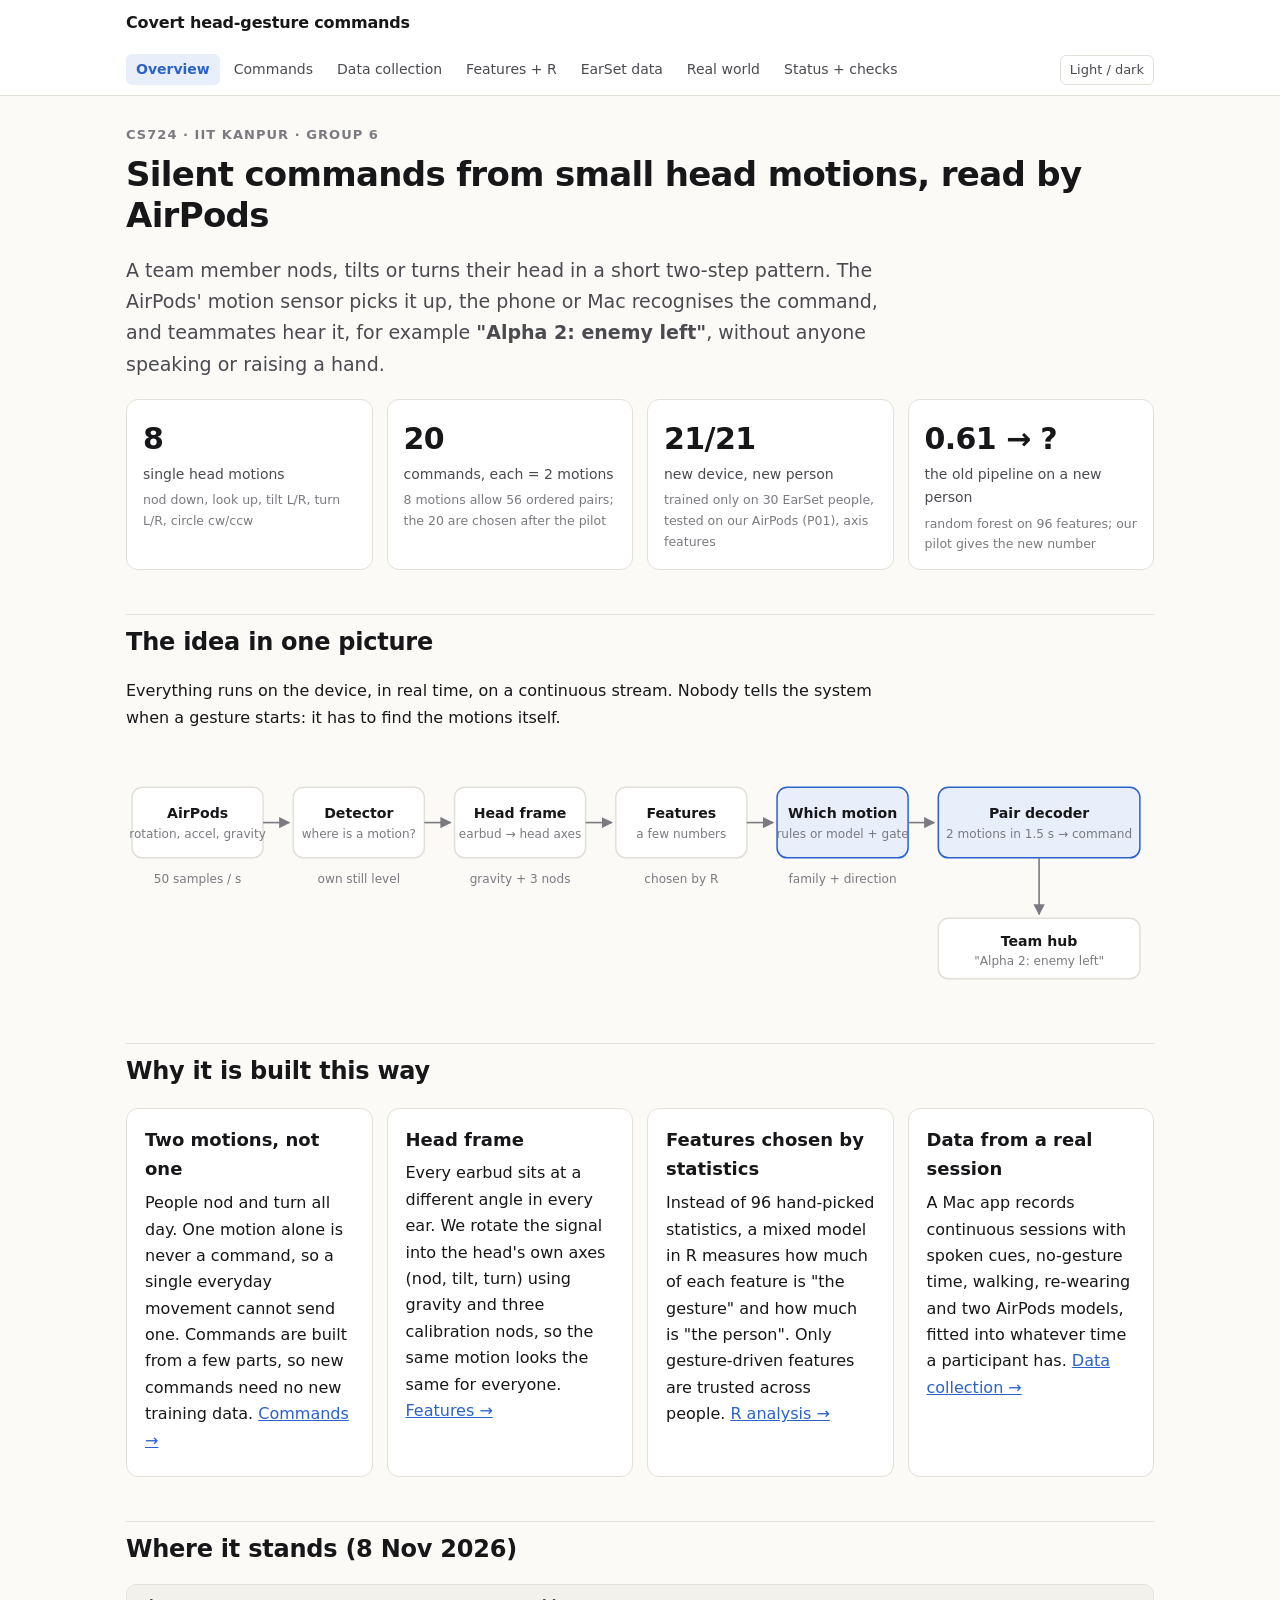
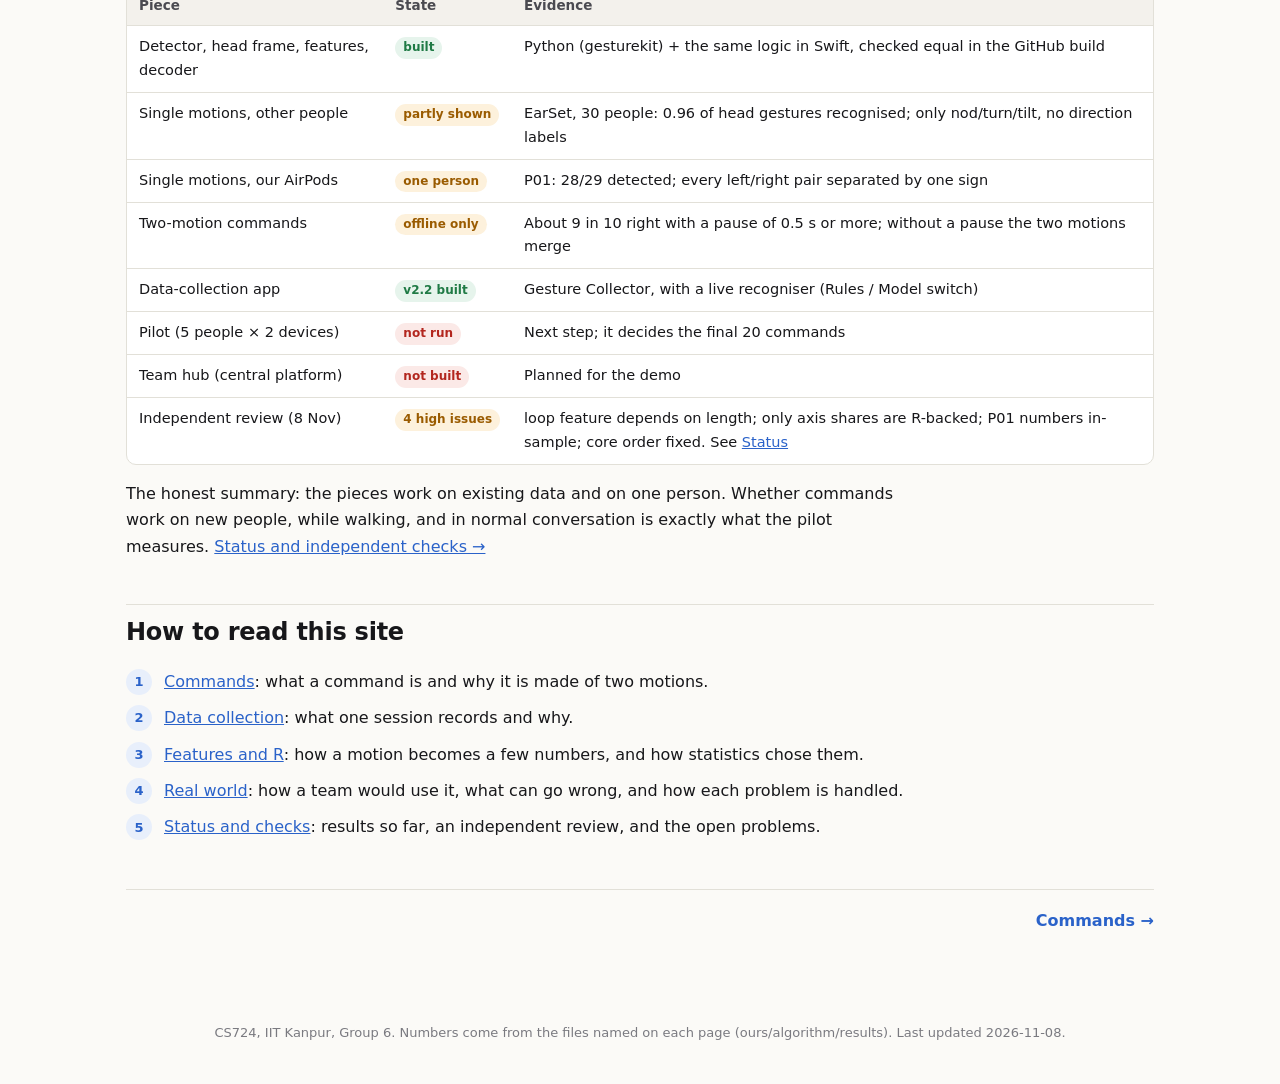
<file: ours/website/index.html>
<!doctype html>
<html lang="en">
<head>
<meta charset="utf-8">
<meta name="viewport" content="width=device-width, initial-scale=1">
<title>Covert Head Commands</title>
<meta name="description" content="How a team member sends silent commands with small head motions picked up by AirPods: the idea, the data collection, the features and the evidence so far.">
<link rel="stylesheet" href="style.css">
</head>
<body>
<main>
<div class="eyebrow">CS724 · IIT Kanpur · Group 6</div>
<h1>Silent commands from small head motions, read by AirPods</h1>
<p class="lede">A team member nods, tilts or turns their head in a short two-step pattern. The AirPods' motion
sensor picks it up, the phone or Mac recognises the command, and teammates hear it, for example
<b>"Alpha 2: enemy left"</b>, without anyone speaking or raising a hand.</p>

<div class="grid">
  <div class="stat"><div class="v">8</div><div class="l">single head motions</div><div class="s">nod down, look up, tilt L/R, turn L/R, circle cw/ccw</div></div>
  <div class="stat"><div class="v">20</div><div class="l">commands, each = 2 motions</div><div class="s">8 motions allow 56 ordered pairs; the 20 are chosen after the pilot</div></div>
  <div class="stat"><div class="v">21/21</div><div class="l">new device, new person</div><div class="s">trained only on 30 EarSet people, tested on our AirPods (P01), axis features</div></div>
  <div class="stat"><div class="v">0.61 → ?</div><div class="l">the old pipeline on a new person</div><div class="s">random forest on 96 features; our pilot gives the new number</div></div>
</div>

<h2>The idea in one picture</h2>
<p>Everything runs on the device, in real time, on a continuous stream. Nobody tells the system when a gesture
starts: it has to find the motions itself.</p>
<svg class="diagram" viewBox="0 0 1020 250" role="img" aria-labelledby="pt pd">
  <title id="pt">Recognition pipeline</title>
  <desc id="pd">AirPods motion at 50 samples per second goes to a detector that finds motions, then a head frame, features, a decision (rules or model), a gate, and a pair decoder that turns two motions into a command sent to the team.</desc>
  <defs><marker id="ah" viewBox="0 0 10 10" refX="9" refY="5" markerWidth="7" markerHeight="7" orient="auto"><path d="M0,0 L10,5 L0,10 z" fill="currentColor" style="color: var(--muted)"/></marker></defs>
  <g font-size="14">
    <rect class="box" x="6" y="40" width="130" height="70" rx="10"/><text x="71" y="70" text-anchor="middle" font-weight="600">AirPods</text><text class="sub" x="71" y="90" text-anchor="middle">rotation, accel, gravity</text>
    <rect class="box" x="166" y="40" width="130" height="70" rx="10"/><text x="231" y="70" text-anchor="middle" font-weight="600">Detector</text><text class="sub" x="231" y="90" text-anchor="middle">where is a motion?</text>
    <rect class="box" x="326" y="40" width="130" height="70" rx="10"/><text x="391" y="70" text-anchor="middle" font-weight="600">Head frame</text><text class="sub" x="391" y="90" text-anchor="middle">earbud → head axes</text>
    <rect class="box" x="486" y="40" width="130" height="70" rx="10"/><text x="551" y="70" text-anchor="middle" font-weight="600">Features</text><text class="sub" x="551" y="90" text-anchor="middle">a few numbers</text>
    <rect class="box hi" x="646" y="40" width="130" height="70" rx="10"/><text x="711" y="70" text-anchor="middle" font-weight="600">Which motion</text><text class="sub" x="711" y="90" text-anchor="middle">rules or model + gate</text>
    <rect class="box hi" x="806" y="40" width="200" height="70" rx="10"/><text x="906" y="70" text-anchor="middle" font-weight="600">Pair decoder</text><text class="sub" x="906" y="90" text-anchor="middle">2 motions in 1.5 s → command</text>
    <path class="arrow" d="M136 75 H162"/><path class="arrow" d="M296 75 H322"/><path class="arrow" d="M456 75 H482"/><path class="arrow" d="M616 75 H642"/><path class="arrow" d="M776 75 H802"/>
    <text class="sub" x="71" y="135" text-anchor="middle">50 samples / s</text>
    <text class="sub" x="231" y="135" text-anchor="middle">own still level</text>
    <text class="sub" x="391" y="135" text-anchor="middle">gravity + 3 nods</text>
    <text class="sub" x="551" y="135" text-anchor="middle">chosen by R</text>
    <text class="sub" x="711" y="135" text-anchor="middle">family + direction</text>
    <rect class="box" x="806" y="170" width="200" height="60" rx="10"/><text x="906" y="197" text-anchor="middle" font-weight="600">Team hub</text><text class="sub" x="906" y="216" text-anchor="middle">"Alpha 2: enemy left"</text>
    <path class="arrow" d="M906 110 V166"/>
  </g>
</svg>

<h2>Why it is built this way</h2>
<div class="grid">
  <div class="card"><h3>Two motions, not one</h3><p>People nod and turn all day. One motion alone is never a
  command, so a single everyday movement cannot send one. Commands are built from a few parts, so new commands
  need no new training data. <a href="commands.html">Commands →</a></p></div>
  <div class="card"><h3>Head frame</h3><p>Every earbud sits at a different angle in every ear. We rotate the
  signal into the head's own axes (nod, tilt, turn) using gravity and three calibration nods, so the same motion
  looks the same for everyone. <a href="features.html">Features →</a></p></div>
  <div class="card"><h3>Features chosen by statistics</h3><p>Instead of 96 hand-picked statistics, a mixed model
  in R measures how much of each feature is "the gesture" and how much is "the person". Only gesture-driven
  features are trusted across people. <a href="features.html#r">R analysis →</a></p></div>
  <div class="card"><h3>Data from a real session</h3><p>A Mac app records continuous sessions with spoken cues,
  no-gesture time, walking, re-wearing and two AirPods models, fitted into whatever time a participant has.
  <a href="collection.html">Data collection →</a></p></div>
</div>

<h2>Where it stands (8 Nov 2026)</h2>
<div class="table-wrap"><table>
<tr><th>Piece</th><th>State</th><th>Evidence</th></tr>
<tr><td>Detector, head frame, features, decoder</td><td><span class="tag ok">built</span></td><td>Python (gesturekit) + the same logic in Swift, checked equal in the GitHub build</td></tr>
<tr><td>Single motions, other people</td><td><span class="tag part">partly shown</span></td><td>EarSet, 30 people: 0.96 of head gestures recognised; only nod/turn/tilt, no direction labels</td></tr>
<tr><td>Single motions, our AirPods</td><td><span class="tag part">one person</span></td><td>P01: 28/29 detected; every left/right pair separated by one sign</td></tr>
<tr><td>Two-motion commands</td><td><span class="tag part">offline only</span></td><td>About 9 in 10 right with a pause of 0.5 s or more; without a pause the two motions merge</td></tr>
<tr><td>Data-collection app</td><td><span class="tag ok">v2.2 built</span></td><td>Gesture Collector, with a live recogniser (Rules / Model switch)</td></tr>
<tr><td>Pilot (5 people × 2 devices)</td><td><span class="tag no">not run</span></td><td>Next step; it decides the final 20 commands</td></tr>
<tr><td>Team hub (central platform)</td><td><span class="tag no">not built</span></td><td>Planned for the demo</td></tr>
<tr><td>Independent review (8 Nov)</td><td><span class="tag part">4 high issues</span></td><td>loop feature depends on length; only axis shares are R-backed; P01 numbers in-sample; core order fixed. See <a href="status.html">Status</a></td></tr>
</table></div>
<p>The honest summary: the pieces work on existing data and on one person. Whether commands work on new people,
while walking, and in normal conversation is exactly what the pilot measures. <a href="status.html">Status and
independent checks →</a></p>

<h2>How to read this site</h2>
<ol class="steps">
  <li><a href="commands.html">Commands</a>: what a command is and why it is made of two motions.</li>
  <li><a href="collection.html">Data collection</a>: what one session records and why.</li>
  <li><a href="features.html">Features and R</a>: how a motion becomes a few numbers, and how statistics chose them.</li>
  <li><a href="reality.html">Real world</a>: how a team would use it, what can go wrong, and how each problem is handled.</li>
  <li><a href="status.html">Status and checks</a>: results so far, an independent review, and the open problems.</li>
</ol>
</main>
<script src="site.js"></script>
</body>
</html>
</file>
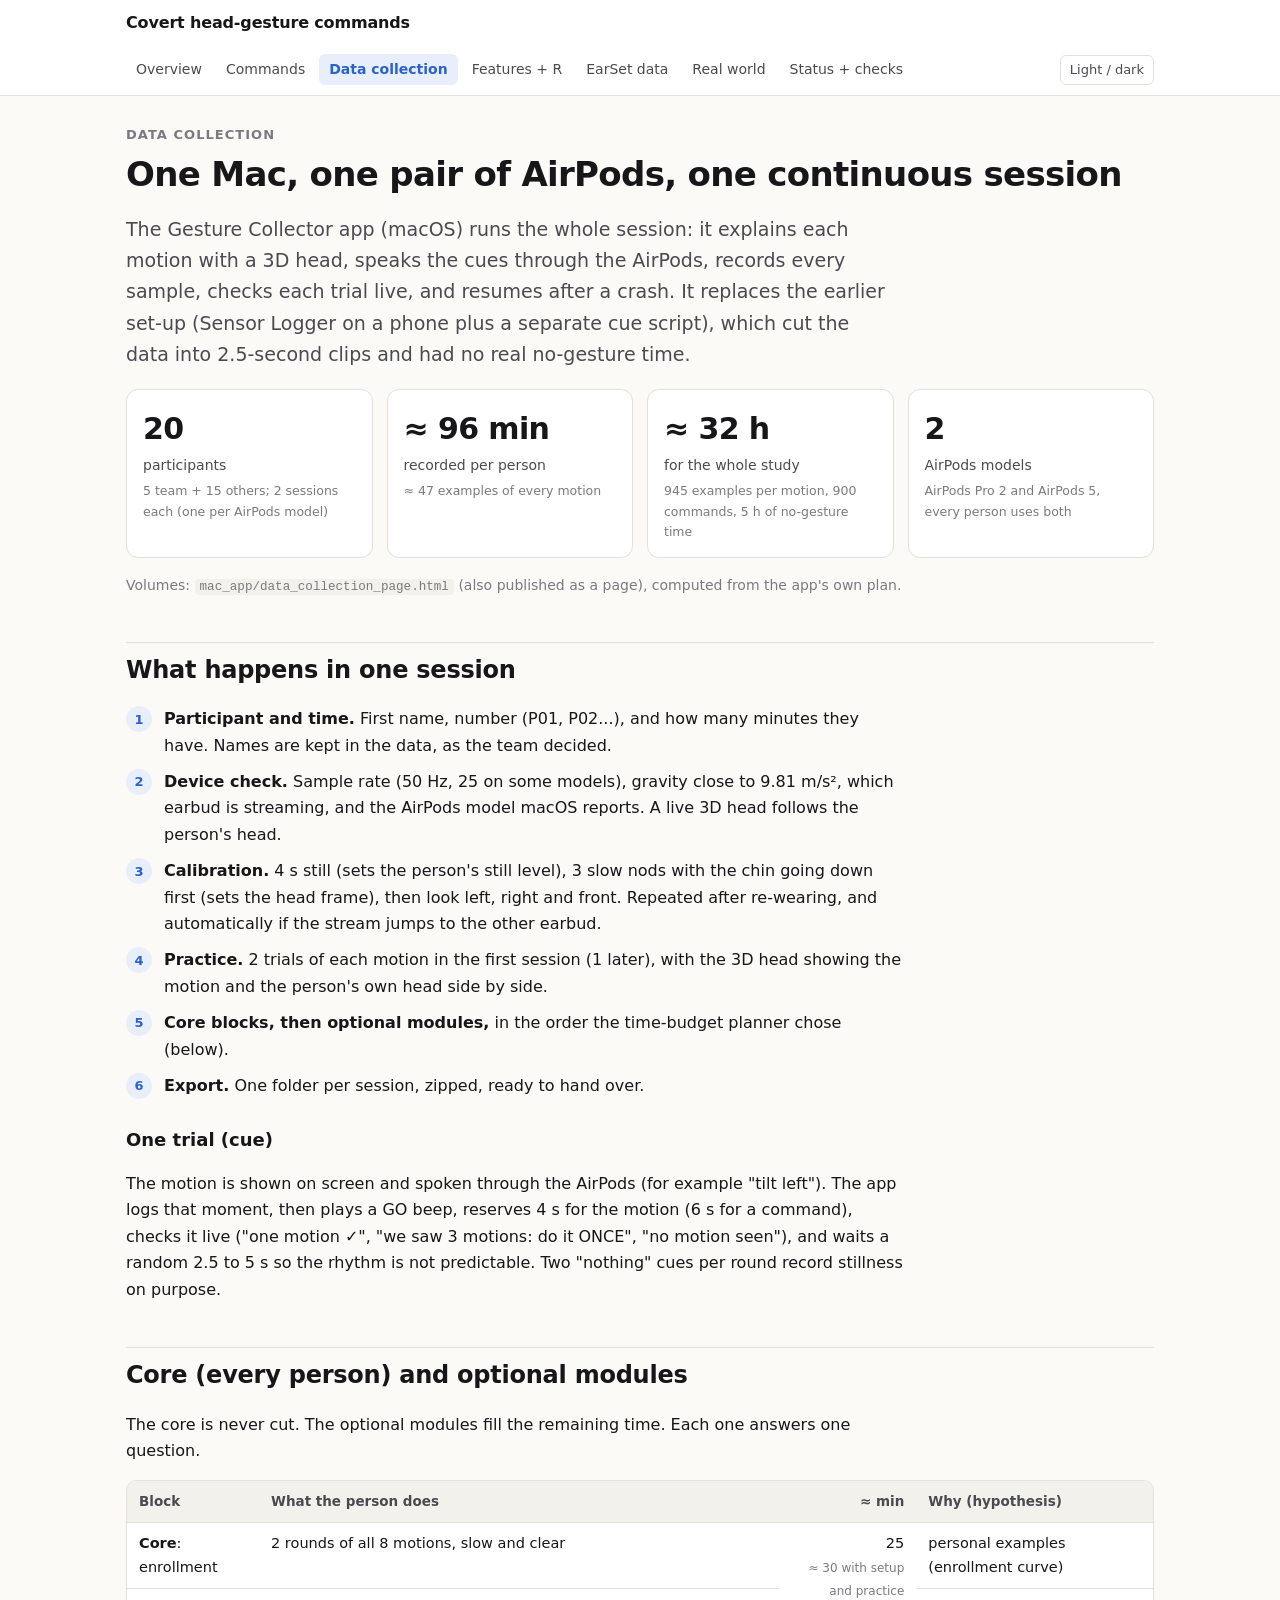
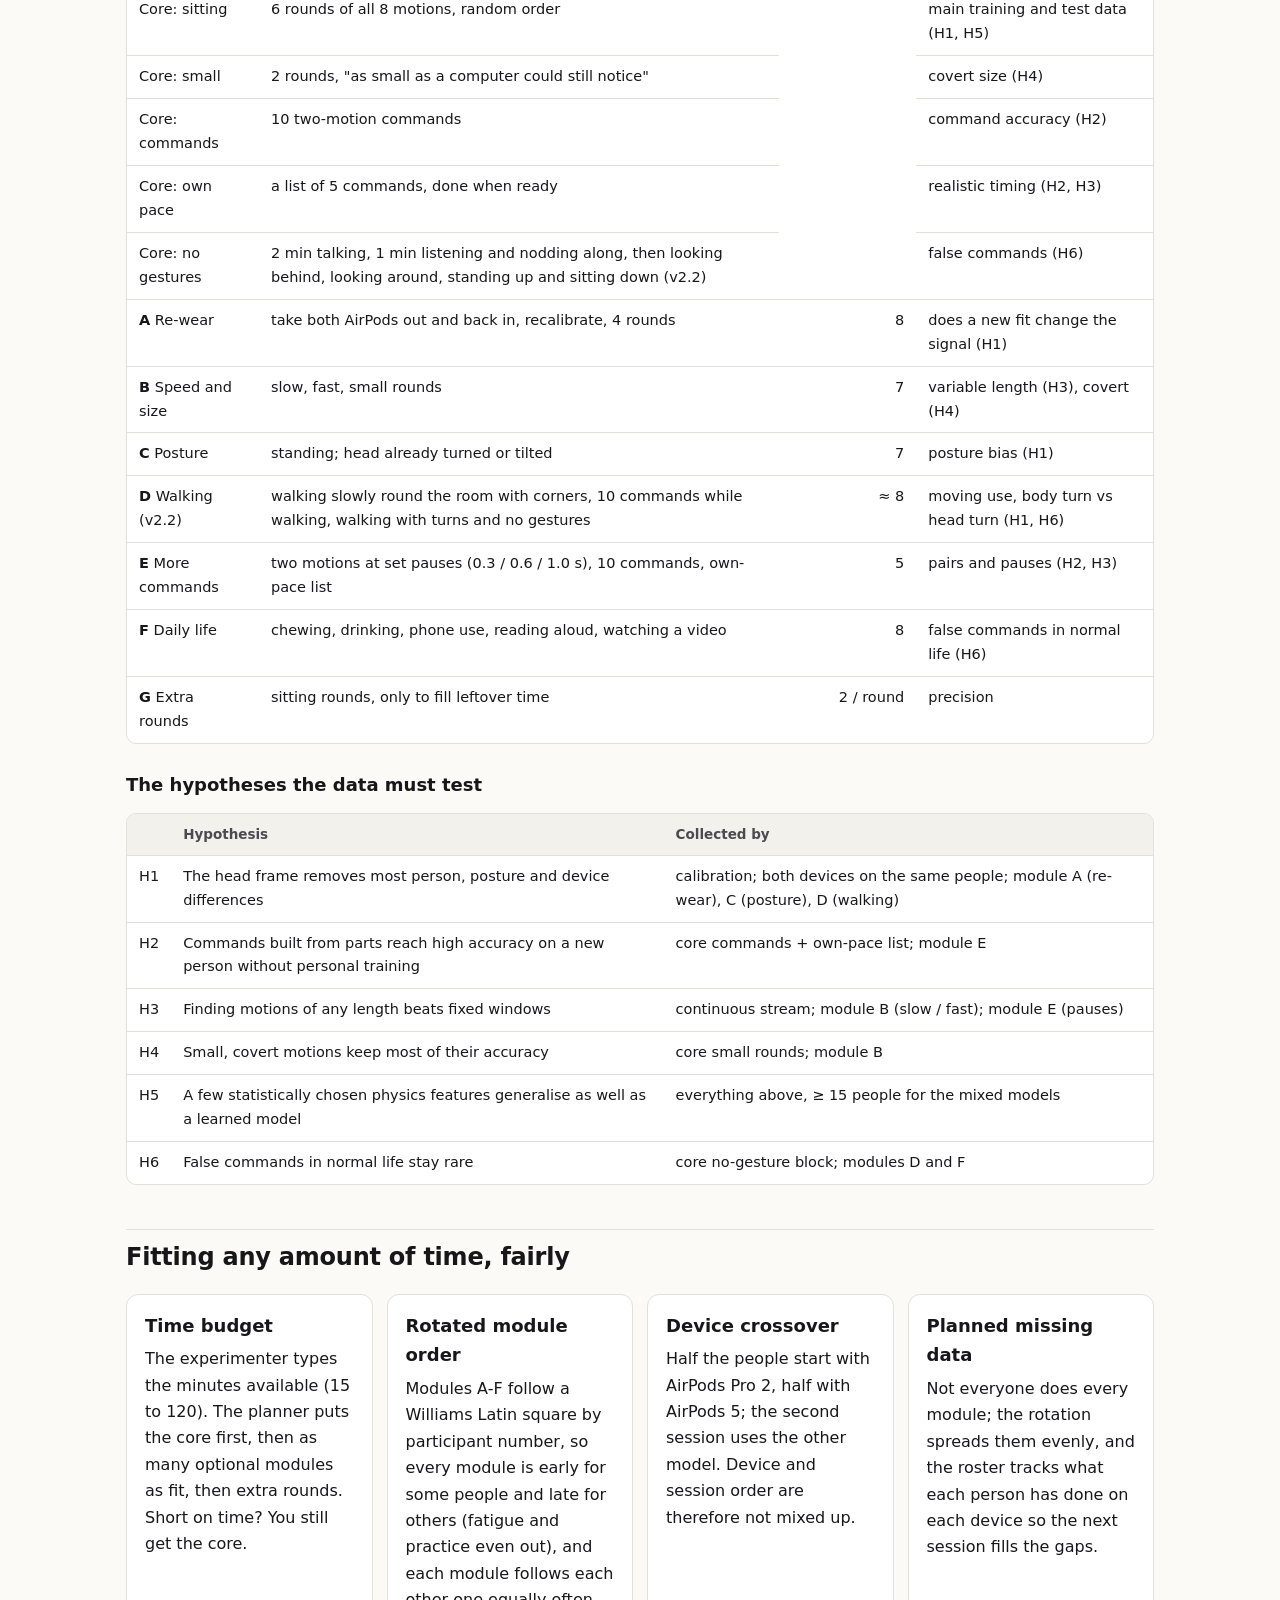
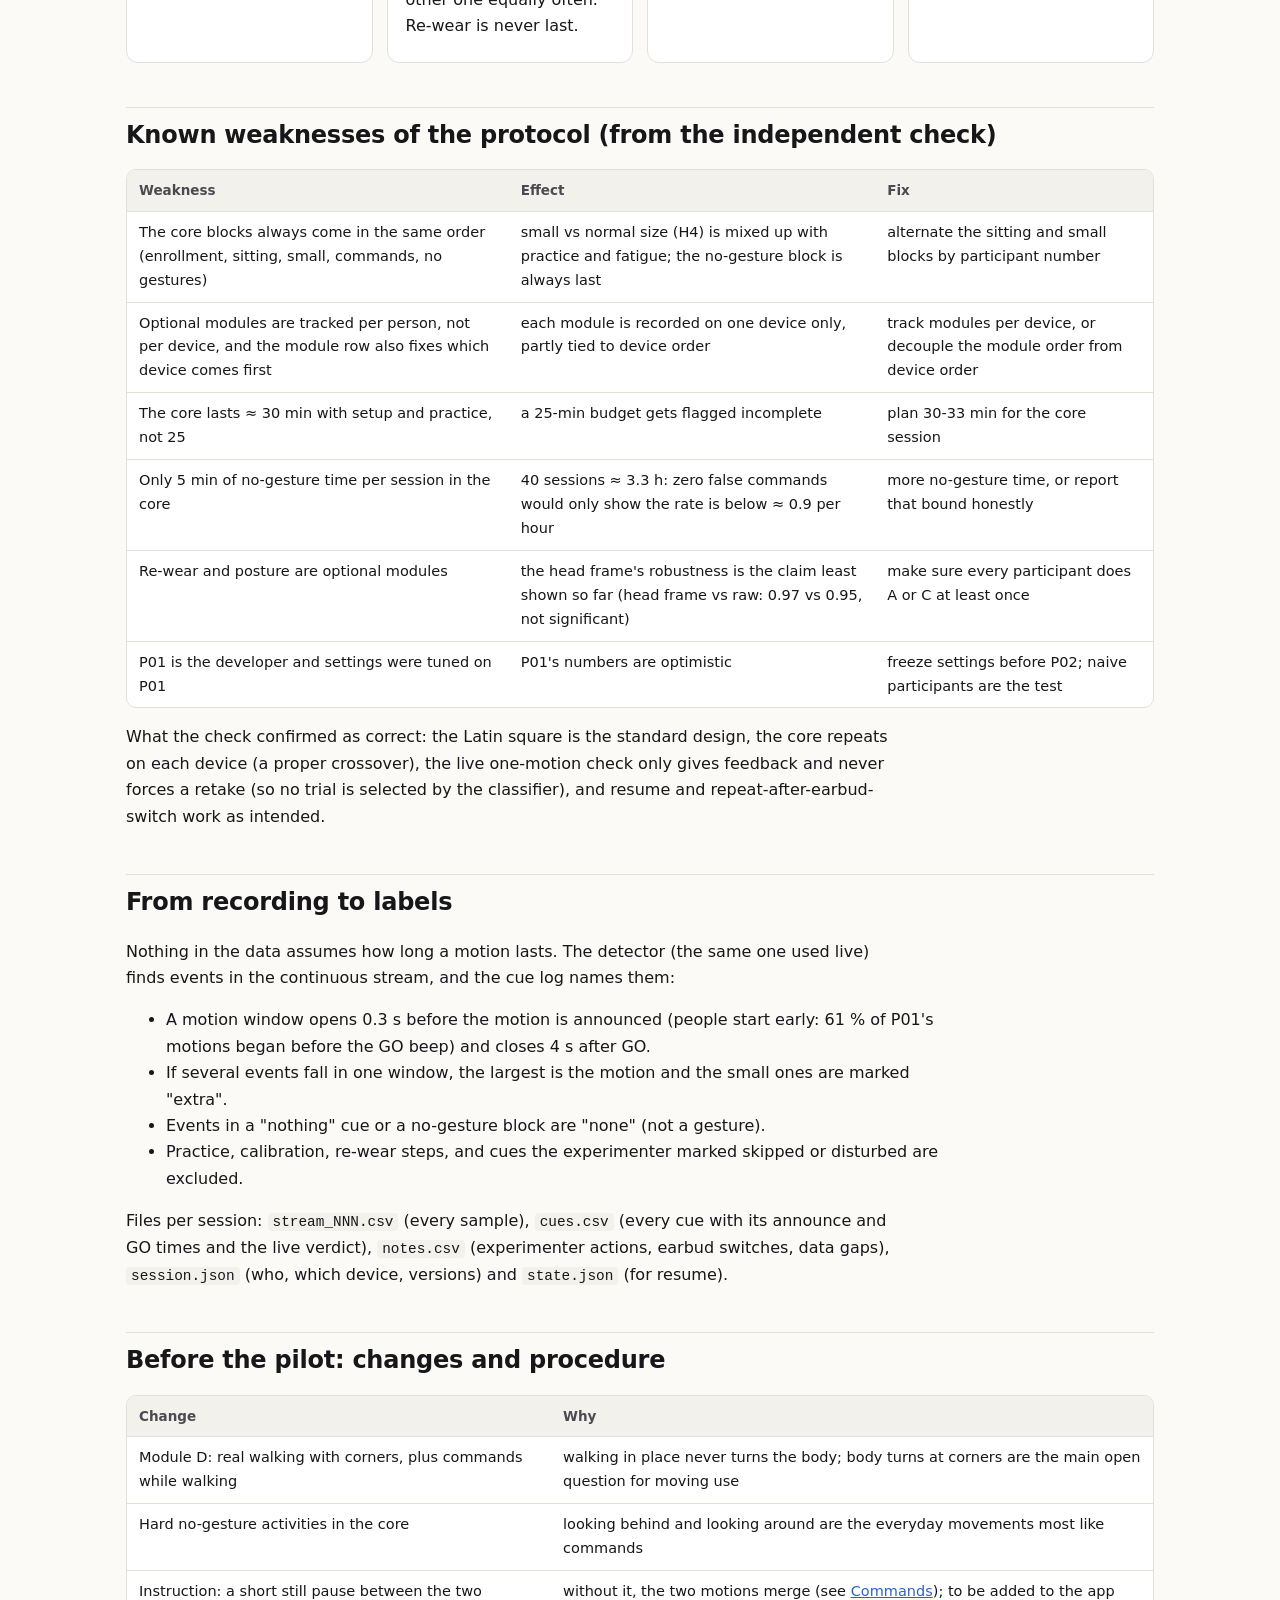
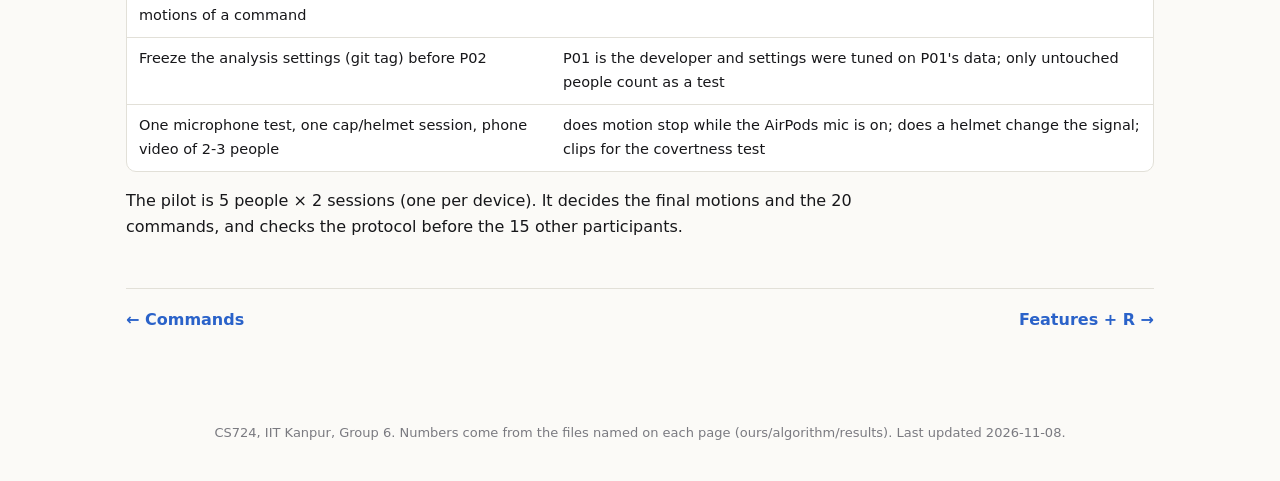
<file: ours/website/collection.html>
<!doctype html>
<html lang="en">
<head>
<meta charset="utf-8">
<meta name="viewport" content="width=device-width, initial-scale=1">
<title>Data Collection Process</title>
<meta name="description" content="What one recording session contains, why, how the time budget and counterbalancing work, how labels are made, and what the pilot will collect.">
<link rel="stylesheet" href="style.css">
</head>
<body>
<main>
<div class="eyebrow">Data collection</div>
<h1>One Mac, one pair of AirPods, one continuous session</h1>
<p class="lede">The Gesture Collector app (macOS) runs the whole session: it explains each motion with a 3D head,
speaks the cues through the AirPods, records every sample, checks each trial live, and resumes after a crash.
It replaces the earlier set-up (Sensor Logger on a phone plus a separate cue script), which cut the data into
2.5-second clips and had no real no-gesture time.</p>

<div class="grid">
  <div class="stat"><div class="v">20</div><div class="l">participants</div><div class="s">5 team + 15 others; 2 sessions each (one per AirPods model)</div></div>
  <div class="stat"><div class="v">≈ 96 min</div><div class="l">recorded per person</div><div class="s">≈ 47 examples of every motion</div></div>
  <div class="stat"><div class="v">≈ 32 h</div><div class="l">for the whole study</div><div class="s">945 examples per motion, 900 commands, 5 h of no-gesture time</div></div>
  <div class="stat"><div class="v">2</div><div class="l">AirPods models</div><div class="s">AirPods Pro 2 and AirPods 5, every person uses both</div></div>
</div>
<p style="font-size:14px;color:var(--muted)">Volumes: <code>mac_app/data_collection_page.html</code> (also published as a page), computed from the app's own plan.</p>

<h2>What happens in one session</h2>
<ol class="steps">
  <li><b>Participant and time.</b> First name, number (P01, P02...), and how many minutes they have. Names are kept
  in the data, as the team decided.</li>
  <li><b>Device check.</b> Sample rate (50 Hz, 25 on some models), gravity close to 9.81 m/s², which earbud is
  streaming, and the AirPods model macOS reports. A live 3D head follows the person's head.</li>
  <li><b>Calibration.</b> 4 s still (sets the person's still level), 3 slow nods with the chin going down first
  (sets the head frame), then look left, right and front. Repeated after re-wearing, and automatically if the
  stream jumps to the other earbud.</li>
  <li><b>Practice.</b> 2 trials of each motion in the first session (1 later), with the 3D head showing the motion
  and the person's own head side by side.</li>
  <li><b>Core blocks, then optional modules,</b> in the order the time-budget planner chose (below).</li>
  <li><b>Export.</b> One folder per session, zipped, ready to hand over.</li>
</ol>

<h3>One trial (cue)</h3>
<p>The motion is shown on screen and spoken through the AirPods (for example "tilt left"). The app logs that
moment, then plays a GO beep, reserves 4 s for the motion (6 s for a command), checks it live ("one motion ✓",
"we saw 3 motions: do it ONCE", "no motion seen"), and waits a random 2.5 to 5 s so the rhythm is not
predictable. Two "nothing" cues per round record stillness on purpose.</p>

<h2>Core (every person) and optional modules</h2>
<p>The core is never cut. The optional modules fill the remaining time. Each one answers one question.</p>
<div class="table-wrap"><table>
<tr><th>Block</th><th>What the person does</th><th class="num">≈ min</th><th>Why (hypothesis)</th></tr>
<tr><td><b>Core</b>: enrollment</td><td>2 rounds of all 8 motions, slow and clear</td><td class="num" rowspan="6">25<br><span style="font-size:12px;color:var(--muted)">≈ 30 with setup and practice</span></td><td>personal examples (enrollment curve)</td></tr>
<tr><td>Core: sitting</td><td>6 rounds of all 8 motions, random order</td><td>main training and test data (H1, H5)</td></tr>
<tr><td>Core: small</td><td>2 rounds, "as small as a computer could still notice"</td><td>covert size (H4)</td></tr>
<tr><td>Core: commands</td><td>10 two-motion commands</td><td>command accuracy (H2)</td></tr>
<tr><td>Core: own pace</td><td>a list of 5 commands, done when ready</td><td>realistic timing (H2, H3)</td></tr>
<tr><td>Core: no gestures</td><td>2 min talking, 1 min listening and nodding along, then looking behind, looking around, standing up and sitting down (v2.2)</td><td>false commands (H6)</td></tr>
<tr><td><b>A</b> Re-wear</td><td>take both AirPods out and back in, recalibrate, 4 rounds</td><td class="num">8</td><td>does a new fit change the signal (H1)</td></tr>
<tr><td><b>B</b> Speed and size</td><td>slow, fast, small rounds</td><td class="num">7</td><td>variable length (H3), covert (H4)</td></tr>
<tr><td><b>C</b> Posture</td><td>standing; head already turned or tilted</td><td class="num">7</td><td>posture bias (H1)</td></tr>
<tr><td><b>D</b> Walking (v2.2)</td><td>walking slowly round the room with corners, 10 commands while walking, walking with turns and no gestures</td><td class="num">≈ 8</td><td>moving use, body turn vs head turn (H1, H6)</td></tr>
<tr><td><b>E</b> More commands</td><td>two motions at set pauses (0.3 / 0.6 / 1.0 s), 10 commands, own-pace list</td><td class="num">5</td><td>pairs and pauses (H2, H3)</td></tr>
<tr><td><b>F</b> Daily life</td><td>chewing, drinking, phone use, reading aloud, watching a video</td><td class="num">8</td><td>false commands in normal life (H6)</td></tr>
<tr><td><b>G</b> Extra rounds</td><td>sitting rounds, only to fill leftover time</td><td class="num">2 / round</td><td>precision</td></tr>
</table></div>

<h3>The hypotheses the data must test</h3>
<div class="table-wrap"><table>
<tr><th></th><th>Hypothesis</th><th>Collected by</th></tr>
<tr><td>H1</td><td>The head frame removes most person, posture and device differences</td><td>calibration; both devices on the same people; module A (re-wear), C (posture), D (walking)</td></tr>
<tr><td>H2</td><td>Commands built from parts reach high accuracy on a new person without personal training</td><td>core commands + own-pace list; module E</td></tr>
<tr><td>H3</td><td>Finding motions of any length beats fixed windows</td><td>continuous stream; module B (slow / fast); module E (pauses)</td></tr>
<tr><td>H4</td><td>Small, covert motions keep most of their accuracy</td><td>core small rounds; module B</td></tr>
<tr><td>H5</td><td>A few statistically chosen physics features generalise as well as a learned model</td><td>everything above, ≥ 15 people for the mixed models</td></tr>
<tr><td>H6</td><td>False commands in normal life stay rare</td><td>core no-gesture block; modules D and F</td></tr>
</table></div>

<h2>Fitting any amount of time, fairly</h2>
<div class="grid">
  <div class="card"><h3>Time budget</h3><p>The experimenter types the minutes available (15 to 120). The planner puts
  the core first, then as many optional modules as fit, then extra rounds. Short on time? You still get the core.</p></div>
  <div class="card"><h3>Rotated module order</h3><p>Modules A-F follow a Williams Latin square by participant number,
  so every module is early for some people and late for others (fatigue and practice even out), and each module
  follows each other one equally often. Re-wear is never last.</p></div>
  <div class="card"><h3>Device crossover</h3><p>Half the people start with AirPods Pro 2, half with AirPods 5; the
  second session uses the other model. Device and session order are therefore not mixed up.</p></div>
  <div class="card"><h3>Planned missing data</h3><p>Not everyone does every module; the rotation spreads them
  evenly, and the roster tracks what each person has done on each device so the next session fills the gaps.</p></div>
</div>

<h2>Known weaknesses of the protocol (from the independent check)</h2>
<div class="table-wrap"><table>
<tr><th>Weakness</th><th>Effect</th><th>Fix</th></tr>
<tr><td>The core blocks always come in the same order (enrollment, sitting, small, commands, no gestures)</td><td>small vs normal size (H4) is mixed up with practice and fatigue; the no-gesture block is always last</td><td>alternate the sitting and small blocks by participant number</td></tr>
<tr><td>Optional modules are tracked per person, not per device, and the module row also fixes which device comes first</td><td>each module is recorded on one device only, partly tied to device order</td><td>track modules per device, or decouple the module order from device order</td></tr>
<tr><td>The core lasts ≈ 30 min with setup and practice, not 25</td><td>a 25-min budget gets flagged incomplete</td><td>plan 30-33 min for the core session</td></tr>
<tr><td>Only 5 min of no-gesture time per session in the core</td><td>40 sessions ≈ 3.3 h: zero false commands would only show the rate is below ≈ 0.9 per hour</td><td>more no-gesture time, or report that bound honestly</td></tr>
<tr><td>Re-wear and posture are optional modules</td><td>the head frame's robustness is the claim least shown so far (head frame vs raw: 0.97 vs 0.95, not significant)</td><td>make sure every participant does A or C at least once</td></tr>
<tr><td>P01 is the developer and settings were tuned on P01</td><td>P01's numbers are optimistic</td><td>freeze settings before P02; naive participants are the test</td></tr>
</table></div>
<p>What the check confirmed as correct: the Latin square is the standard design, the core repeats on each device
(a proper crossover), the live one-motion check only gives feedback and never forces a retake (so no trial is
selected by the classifier), and resume and repeat-after-earbud-switch work as intended.</p>

<h2>From recording to labels</h2>
<p>Nothing in the data assumes how long a motion lasts. The detector (the same one used live) finds events in
the continuous stream, and the cue log names them:</p>
<ul>
  <li>A motion window opens 0.3 s before the motion is announced (people start early: 61 % of P01's motions began
  before the GO beep) and closes 4 s after GO.</li>
  <li>If several events fall in one window, the largest is the motion and the small ones are marked "extra".</li>
  <li>Events in a "nothing" cue or a no-gesture block are "none" (not a gesture).</li>
  <li>Practice, calibration, re-wear steps, and cues the experimenter marked skipped or disturbed are excluded.</li>
</ul>
<p>Files per session: <code>stream_NNN.csv</code> (every sample), <code>cues.csv</code> (every cue with its
announce and GO times and the live verdict), <code>notes.csv</code> (experimenter actions, earbud switches, data
gaps), <code>session.json</code> (who, which device, versions) and <code>state.json</code> (for resume).</p>

<h2>Before the pilot: changes and procedure</h2>
<div class="table-wrap"><table>
<tr><th>Change</th><th>Why</th></tr>
<tr><td>Module D: real walking with corners, plus commands while walking</td><td>walking in place never turns the body; body turns at corners are the main open question for moving use</td></tr>
<tr><td>Hard no-gesture activities in the core</td><td>looking behind and looking around are the everyday movements most like commands</td></tr>
<tr><td>Instruction: a short still pause between the two motions of a command</td><td>without it, the two motions merge (see <a href="commands.html">Commands</a>); to be added to the app</td></tr>
<tr><td>Freeze the analysis settings (git tag) before P02</td><td>P01 is the developer and settings were tuned on P01's data; only untouched people count as a test</td></tr>
<tr><td>One microphone test, one cap/helmet session, phone video of 2-3 people</td><td>does motion stop while the AirPods mic is on; does a helmet change the signal; clips for the covertness test</td></tr>
</table></div>
<p>The pilot is 5 people × 2 sessions (one per device). It decides the final motions and the 20 commands, and
checks the protocol before the 15 other participants.</p>
</main>
<script src="site.js"></script>
</body>
</html>
</file>
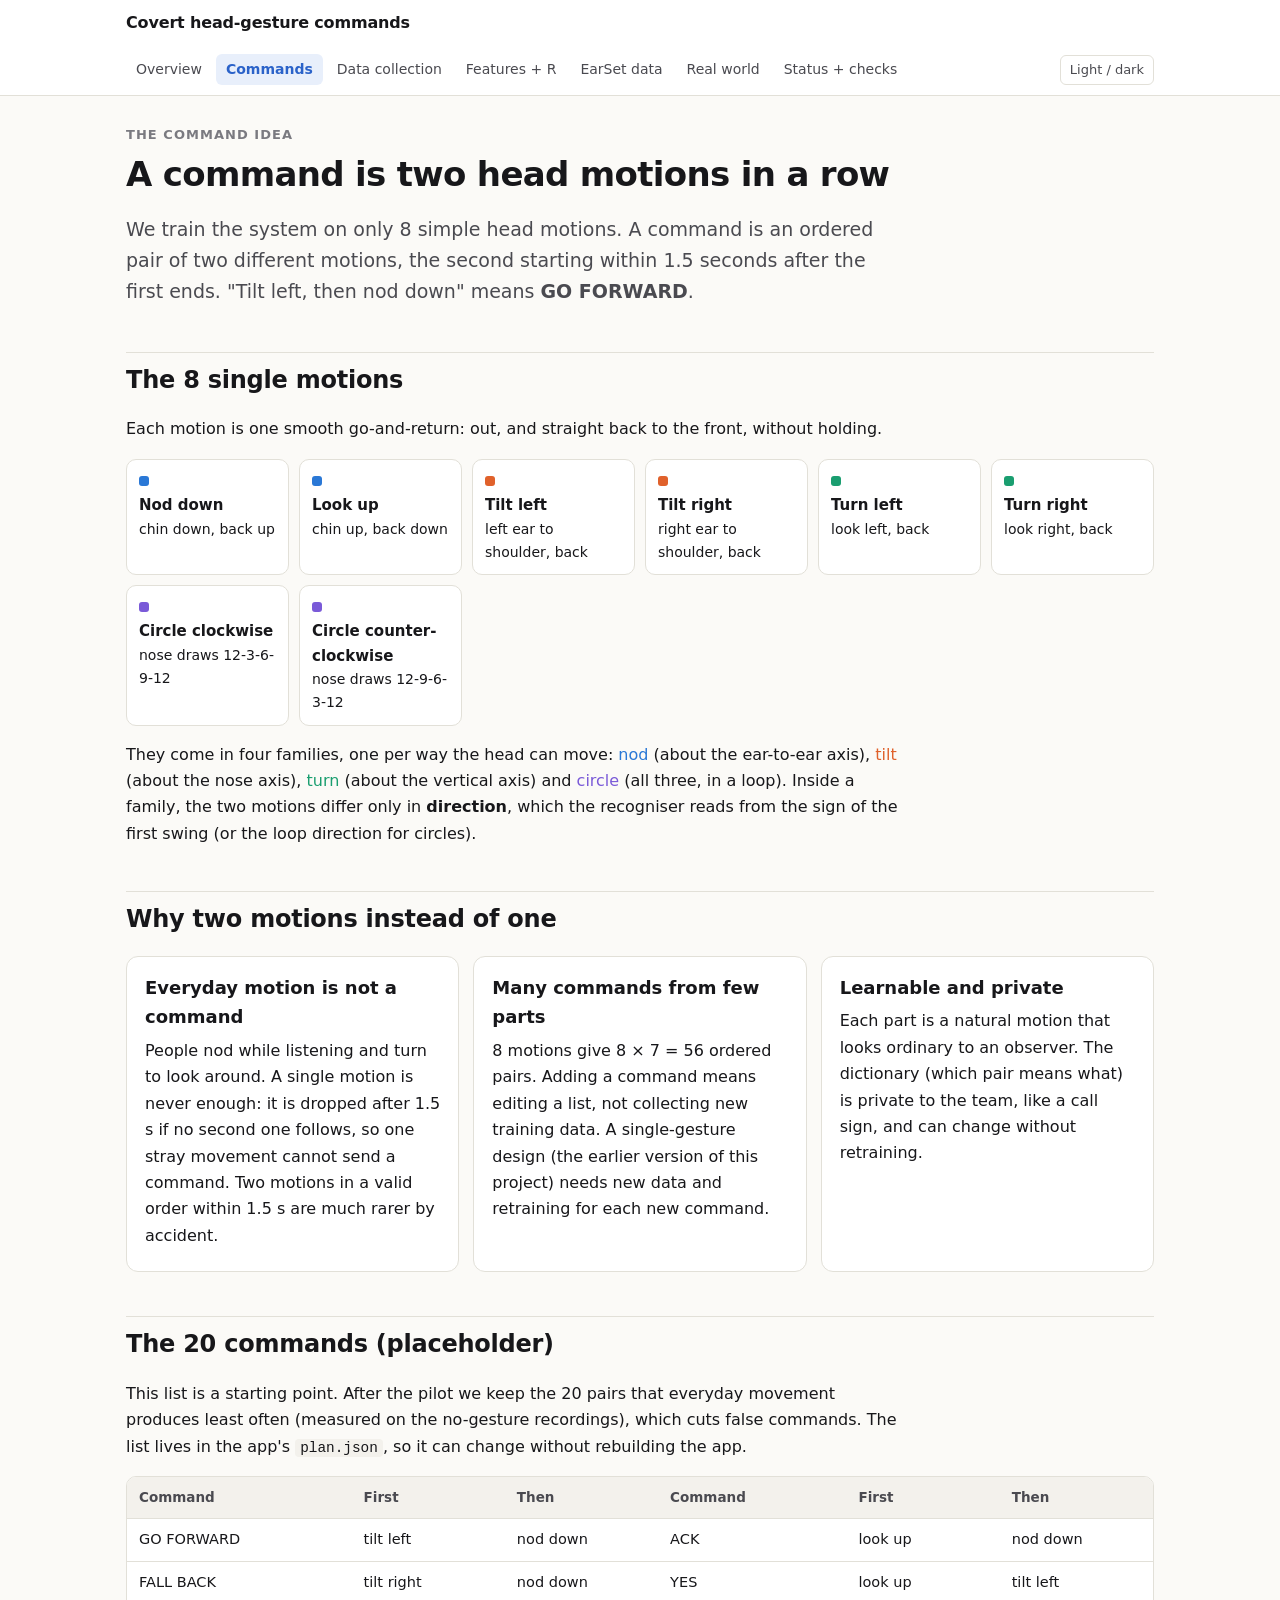
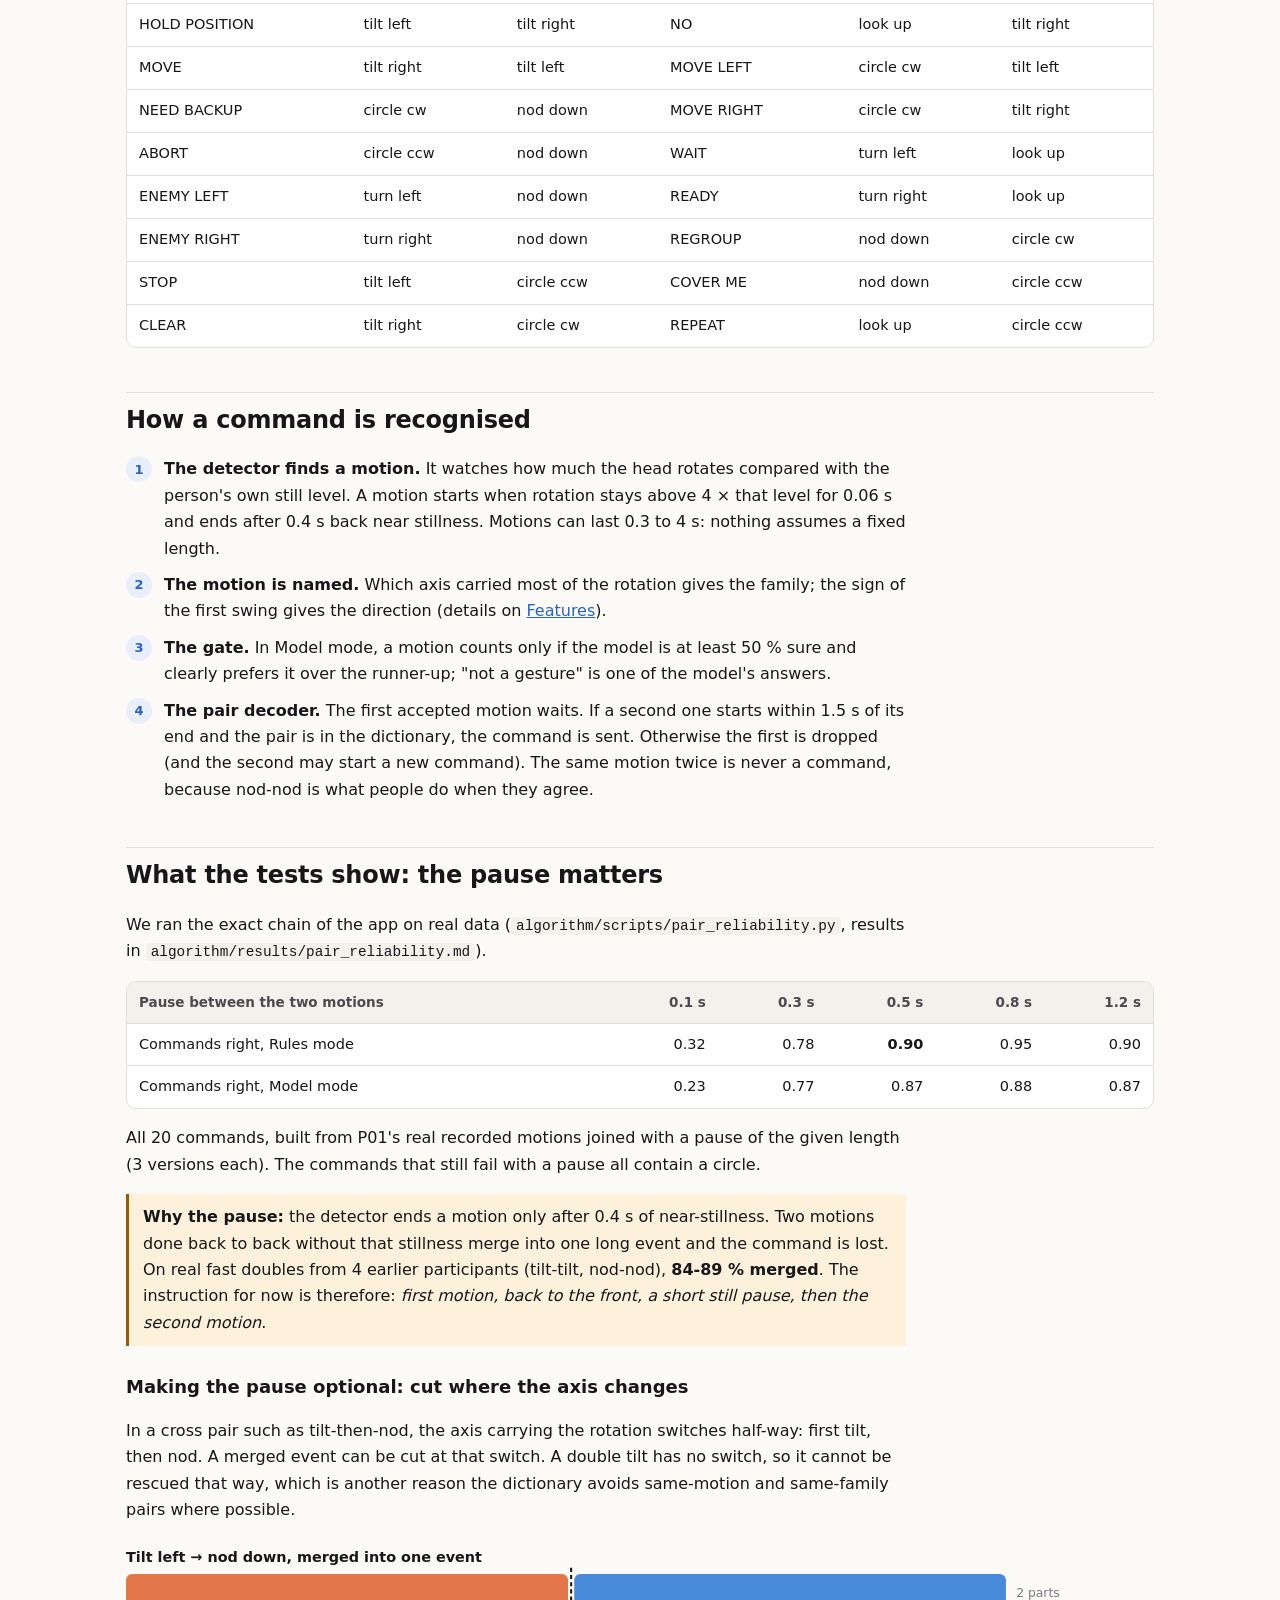
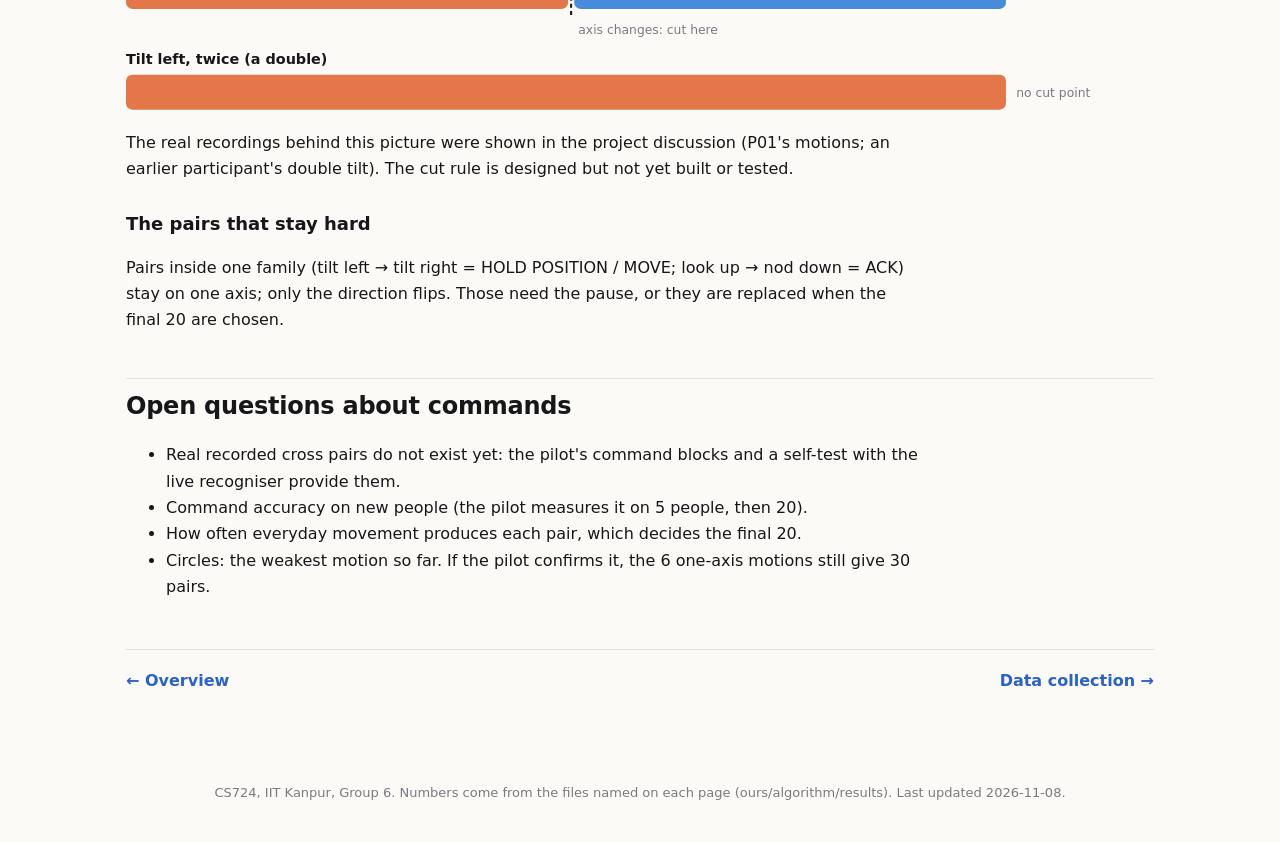
<file: ours/website/commands.html>
<!doctype html>
<html lang="en">
<head>
<meta charset="utf-8">
<meta name="viewport" content="width=device-width, initial-scale=1">
<title>Two-Motion Commands</title>
<meta name="description" content="What a command is (two head motions in a row), why, how it is recognised, and what the tests so far show.">
<link rel="stylesheet" href="style.css">
</head>
<body>
<main>
<div class="eyebrow">The command idea</div>
<h1>A command is two head motions in a row</h1>
<p class="lede">We train the system on only 8 simple head motions. A command is an ordered pair of two different
motions, the second starting within 1.5 seconds after the first ends. "Tilt left, then nod down" means
<b>GO FORWARD</b>.</p>

<h2>The 8 single motions</h2>
<p>Each motion is one smooth go-and-return: out, and straight back to the front, without holding.</p>
<div class="motions">
  <div class="motion"><span class="dot" style="background:var(--nod)"></span><b>Nod down</b>chin down, back up</div>
  <div class="motion"><span class="dot" style="background:var(--nod)"></span><b>Look up</b>chin up, back down</div>
  <div class="motion"><span class="dot" style="background:var(--tilt)"></span><b>Tilt left</b>left ear to shoulder, back</div>
  <div class="motion"><span class="dot" style="background:var(--tilt)"></span><b>Tilt right</b>right ear to shoulder, back</div>
  <div class="motion"><span class="dot" style="background:var(--turn)"></span><b>Turn left</b>look left, back</div>
  <div class="motion"><span class="dot" style="background:var(--turn)"></span><b>Turn right</b>look right, back</div>
  <div class="motion"><span class="dot" style="background:var(--circle)"></span><b>Circle clockwise</b>nose draws 12-3-6-9-12</div>
  <div class="motion"><span class="dot" style="background:var(--circle)"></span><b>Circle counter-clockwise</b>nose draws 12-9-6-3-12</div>
</div>
<p>They come in four families, one per way the head can move: <span style="color:var(--nod)">nod</span> (about
the ear-to-ear axis), <span style="color:var(--tilt)">tilt</span> (about the nose axis),
<span style="color:var(--turn)">turn</span> (about the vertical axis) and <span style="color:var(--circle)">circle</span>
(all three, in a loop). Inside a family, the two motions differ only in <b>direction</b>, which the recogniser
reads from the sign of the first swing (or the loop direction for circles).</p>

<h2>Why two motions instead of one</h2>
<div class="grid">
  <div class="card"><h3>Everyday motion is not a command</h3><p>People nod while listening and turn to look
  around. A single motion is never enough: it is dropped after 1.5 s if no second one follows, so one stray
  movement cannot send a command. Two motions in a valid order within 1.5 s are much rarer by accident.</p></div>
  <div class="card"><h3>Many commands from few parts</h3><p>8 motions give 8 × 7 = 56 ordered pairs. Adding a
  command means editing a list, not collecting new training data. A single-gesture design (the earlier version of
  this project) needs new data and retraining for each new command.</p></div>
  <div class="card"><h3>Learnable and private</h3><p>Each part is a natural motion that looks ordinary to an
  observer. The dictionary (which pair means what) is private to the team, like a call sign, and can change
  without retraining.</p></div>
</div>

<h2>The 20 commands (placeholder)</h2>
<p>This list is a starting point. After the pilot we keep the 20 pairs that everyday movement produces least
often (measured on the no-gesture recordings), which cuts false commands. The list lives in the app's
<code>plan.json</code>, so it can change without rebuilding the app.</p>
<div class="table-wrap"><table>
<tr><th>Command</th><th>First</th><th>Then</th><th>Command</th><th>First</th><th>Then</th></tr>
<tr><td>GO FORWARD</td><td>tilt left</td><td>nod down</td><td>ACK</td><td>look up</td><td>nod down</td></tr>
<tr><td>FALL BACK</td><td>tilt right</td><td>nod down</td><td>YES</td><td>look up</td><td>tilt left</td></tr>
<tr><td>HOLD POSITION</td><td>tilt left</td><td>tilt right</td><td>NO</td><td>look up</td><td>tilt right</td></tr>
<tr><td>MOVE</td><td>tilt right</td><td>tilt left</td><td>MOVE LEFT</td><td>circle cw</td><td>tilt left</td></tr>
<tr><td>NEED BACKUP</td><td>circle cw</td><td>nod down</td><td>MOVE RIGHT</td><td>circle cw</td><td>tilt right</td></tr>
<tr><td>ABORT</td><td>circle ccw</td><td>nod down</td><td>WAIT</td><td>turn left</td><td>look up</td></tr>
<tr><td>ENEMY LEFT</td><td>turn left</td><td>nod down</td><td>READY</td><td>turn right</td><td>look up</td></tr>
<tr><td>ENEMY RIGHT</td><td>turn right</td><td>nod down</td><td>REGROUP</td><td>nod down</td><td>circle cw</td></tr>
<tr><td>STOP</td><td>tilt left</td><td>circle ccw</td><td>COVER ME</td><td>nod down</td><td>circle ccw</td></tr>
<tr><td>CLEAR</td><td>tilt right</td><td>circle cw</td><td>REPEAT</td><td>look up</td><td>circle ccw</td></tr>
</table></div>

<h2>How a command is recognised</h2>
<ol class="steps">
  <li><b>The detector finds a motion.</b> It watches how much the head rotates compared with the person's own
  still level. A motion starts when rotation stays above 4 × that level for 0.06 s and ends after 0.4 s back near
  stillness. Motions can last 0.3 to 4 s: nothing assumes a fixed length.</li>
  <li><b>The motion is named.</b> Which axis carried most of the rotation gives the family; the sign of the first
  swing gives the direction (details on <a href="features.html">Features</a>).</li>
  <li><b>The gate.</b> In Model mode, a motion counts only if the model is at least 50 % sure and clearly prefers it
  over the runner-up; "not a gesture" is one of the model's answers.</li>
  <li><b>The pair decoder.</b> The first accepted motion waits. If a second one starts within 1.5 s of its end and
  the pair is in the dictionary, the command is sent. Otherwise the first is dropped (and the second may start a
  new command). The same motion twice is never a command, because nod-nod is what people do when they agree.</li>
</ol>

<h2>What the tests show: the pause matters</h2>
<p>We ran the exact chain of the app on real data (<code>algorithm/scripts/pair_reliability.py</code>,
results in <code>algorithm/results/pair_reliability.md</code>).</p>
<div class="table-wrap"><table>
<tr><th>Pause between the two motions</th><th class="num">0.1 s</th><th class="num">0.3 s</th><th class="num">0.5 s</th><th class="num">0.8 s</th><th class="num">1.2 s</th></tr>
<tr><td>Commands right, Rules mode</td><td class="num">0.32</td><td class="num">0.78</td><td class="num"><b>0.90</b></td><td class="num">0.95</td><td class="num">0.90</td></tr>
<tr><td>Commands right, Model mode</td><td class="num">0.23</td><td class="num">0.77</td><td class="num">0.87</td><td class="num">0.88</td><td class="num">0.87</td></tr>
</table></div>
<p>All 20 commands, built from P01's real recorded motions joined with a pause of the given length (3 versions
each). The commands that still fail with a pause all contain a circle.</p>
<div class="note warn"><b>Why the pause:</b> the detector ends a motion only after 0.4 s of near-stillness.
Two motions done back to back without that stillness merge into one long event and the command is lost. On real
fast doubles from 4 earlier participants (tilt-tilt, nod-nod), <b>84-89 % merged</b>. The instruction for now is
therefore: <i>first motion, back to the front, a short still pause, then the second motion</i>.</div>

<h3>Making the pause optional: cut where the axis changes</h3>
<p>In a cross pair such as tilt-then-nod, the axis carrying the rotation switches half-way: first tilt, then nod.
A merged event can be cut at that switch. A double tilt has no switch, so it cannot be rescued that way, which is
another reason the dictionary avoids same-motion and same-family pairs where possible.</p>
<svg class="diagram" viewBox="0 0 1000 170" role="img" aria-labelledby="ct cd">
  <title id="ct">Axis change inside a merged cross pair</title>
  <desc id="cd">A merged tilt-then-nod event: the first part is dominated by the tilt axis and the second by the nod axis, so it can be cut where the dominant axis changes. A double tilt stays on the tilt axis throughout.</desc>
  <text x="0" y="22" font-size="14" font-weight="600">Tilt left → nod down, merged into one event</text>
  <rect x="0" y="34" width="430" height="34" rx="6" fill="var(--tilt)" opacity="0.85"/>
  <rect x="436" y="34" width="420" height="34" rx="6" fill="var(--nod)" opacity="0.85"/>
  <line x1="433" y1="28" x2="433" y2="76" stroke="var(--ink)" stroke-width="2" stroke-dasharray="4 3"/>
  <text x="440" y="92" font-size="12.5" class="sub">axis changes: cut here</text>
  <text x="0" y="122" font-size="14" font-weight="600">Tilt left, twice (a double)</text>
  <rect x="0" y="132" width="856" height="34" rx="6" fill="var(--tilt)" opacity="0.85"/>
  <text x="866" y="56" font-size="13" class="sub">2 parts</text>
  <text x="866" y="154" font-size="13" class="sub">no cut point</text>
</svg>
<p>The real recordings behind this picture were shown in the project discussion (P01's motions; an earlier
participant's double tilt). The cut rule is designed but not yet built or tested.</p>

<h3>The pairs that stay hard</h3>
<p>Pairs inside one family (tilt left → tilt right = HOLD POSITION / MOVE; look up → nod down = ACK) stay on one
axis; only the direction flips. Those need the pause, or they are replaced when the final 20 are chosen.</p>

<h2>Open questions about commands</h2>
<ul>
  <li>Real recorded cross pairs do not exist yet: the pilot's command blocks and a self-test with the live
  recogniser provide them.</li>
  <li>Command accuracy on new people (the pilot measures it on 5 people, then 20).</li>
  <li>How often everyday movement produces each pair, which decides the final 20.</li>
  <li>Circles: the weakest motion so far. If the pilot confirms it, the 6 one-axis motions still give 30 pairs.</li>
</ul>
</main>
<script src="site.js"></script>
</body>
</html>
</file>
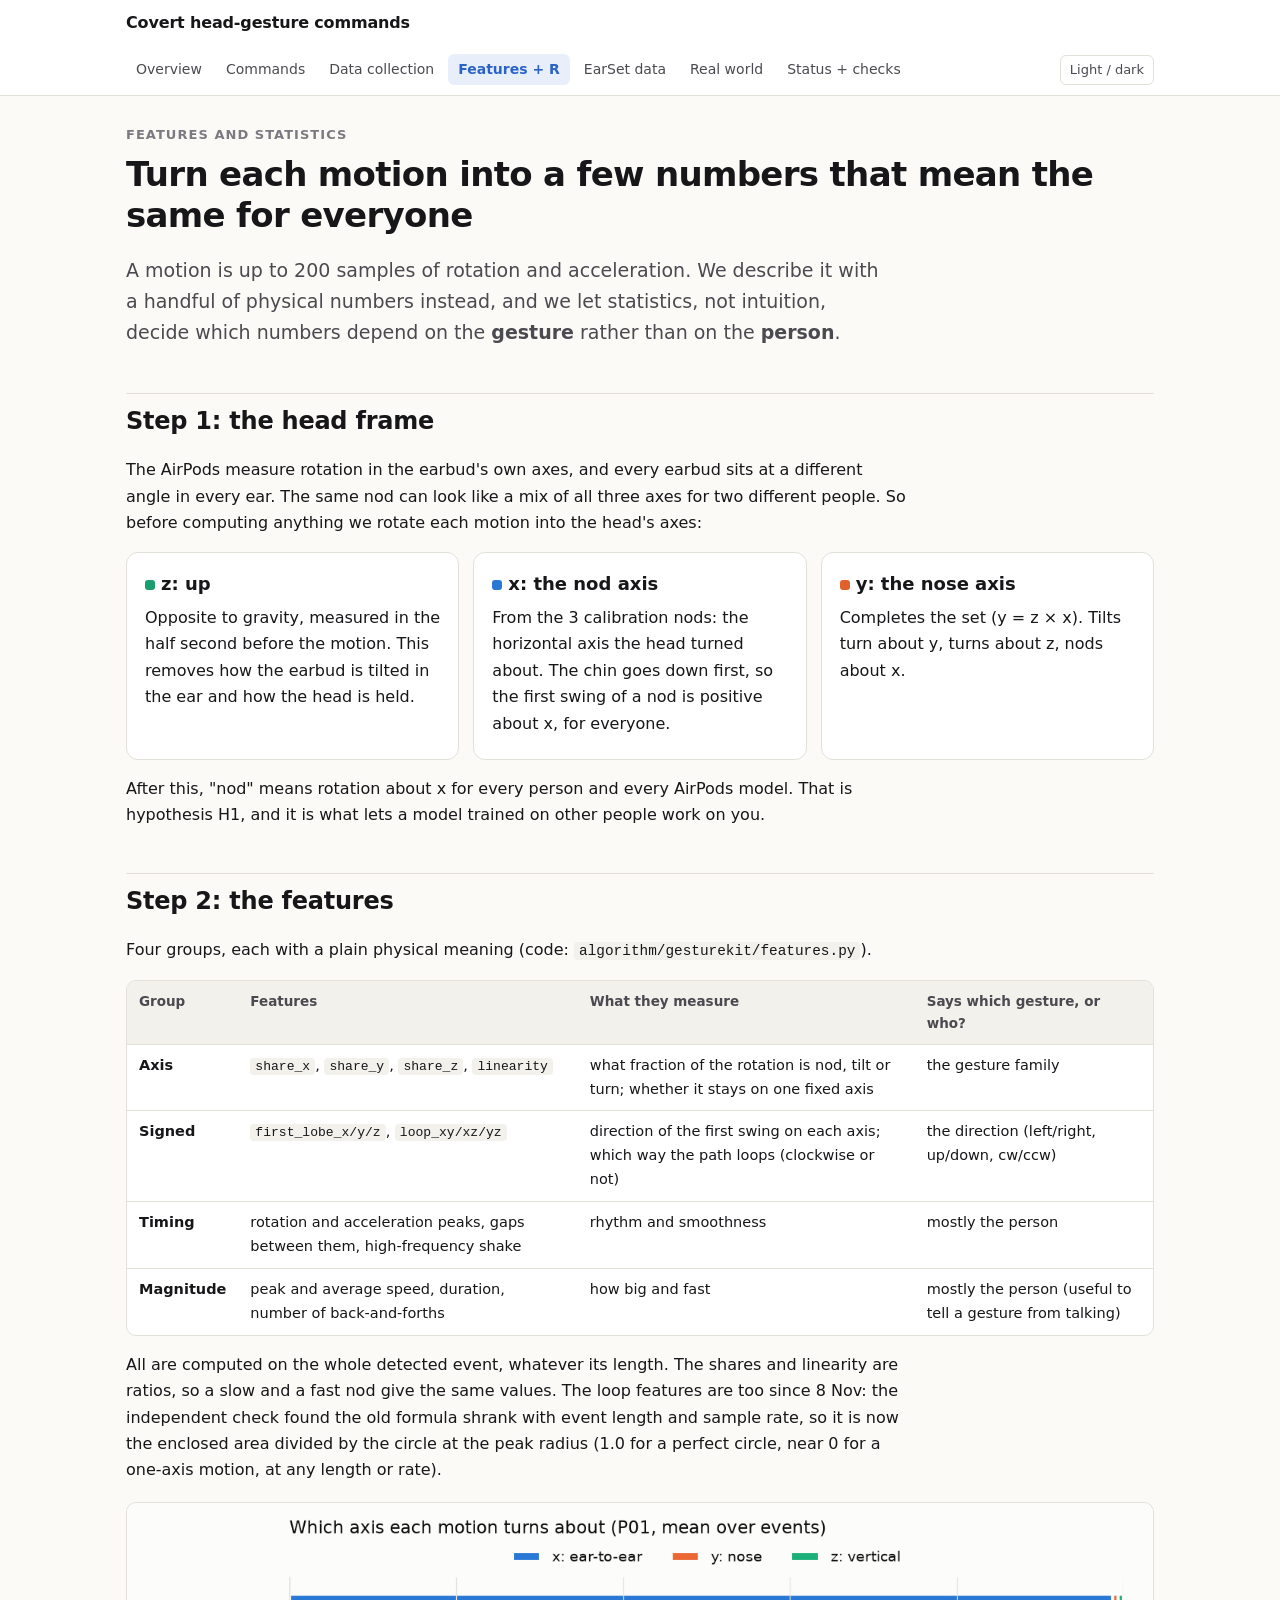
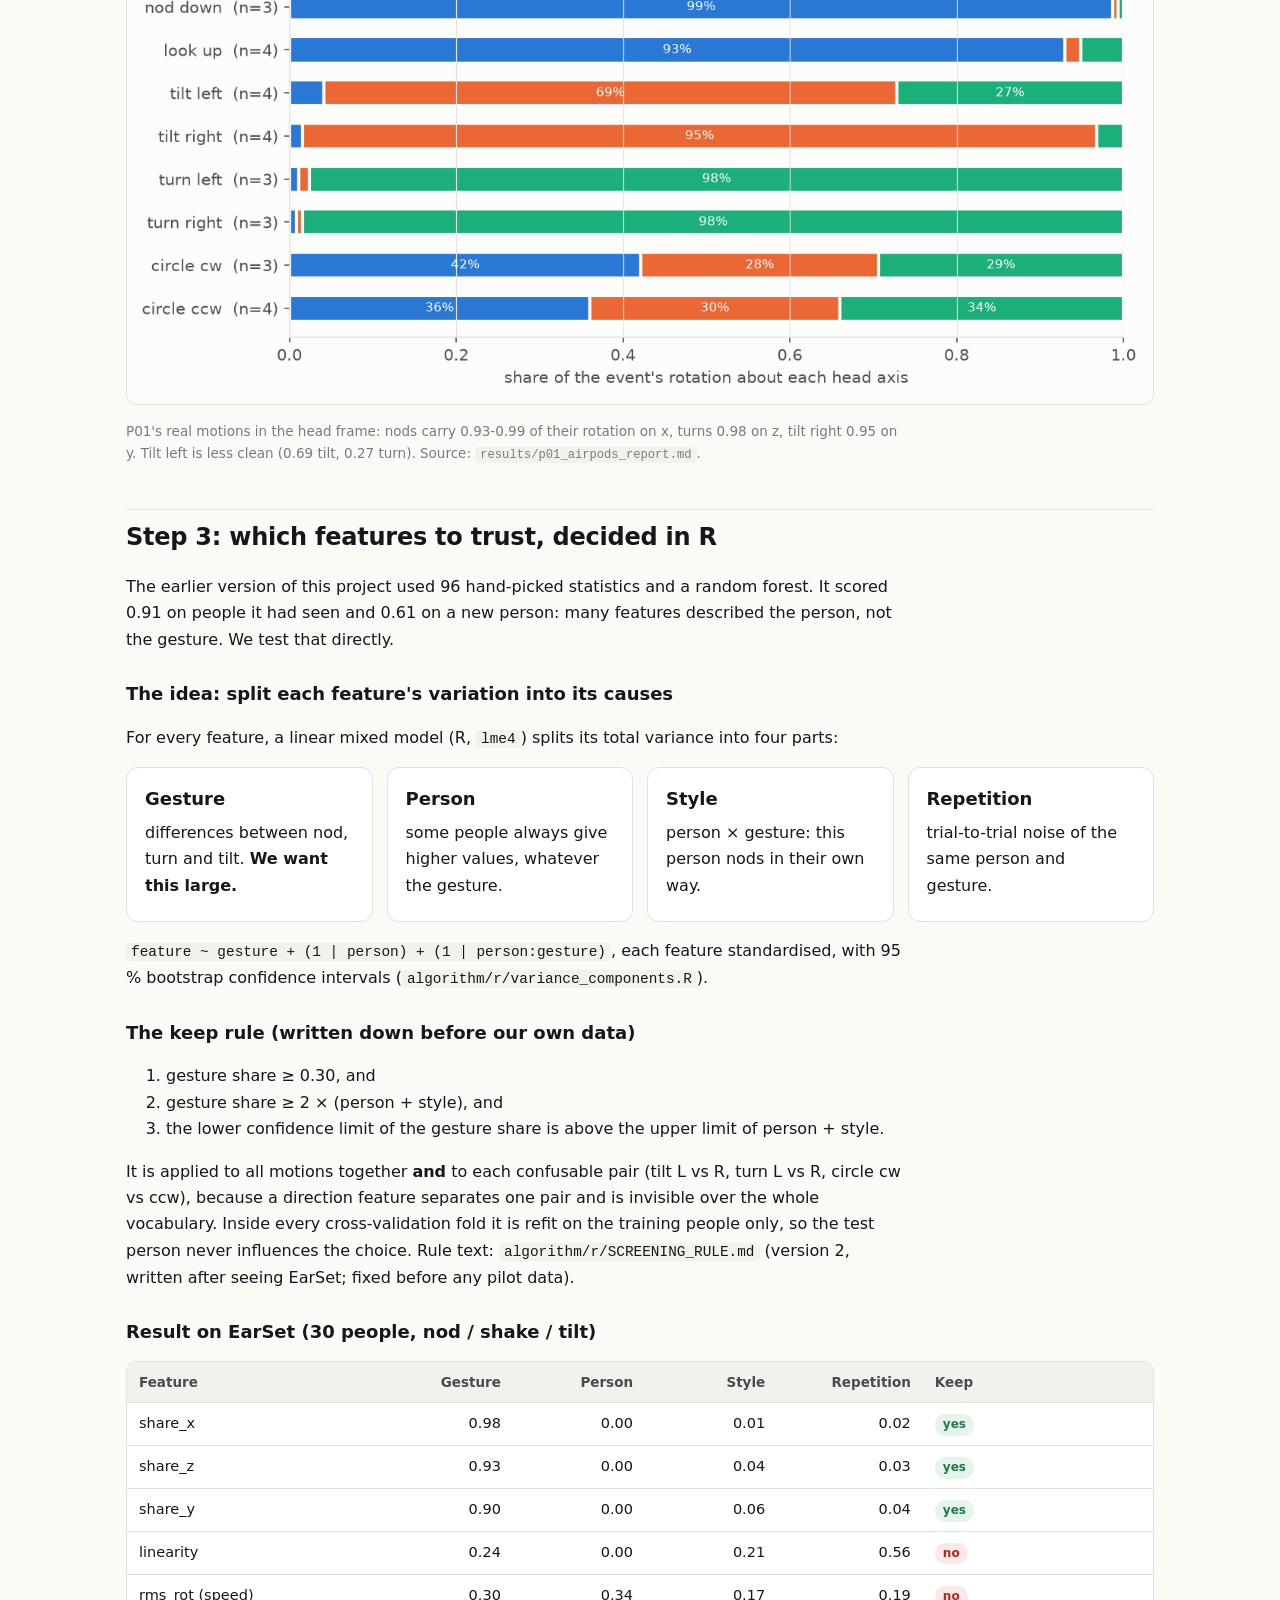
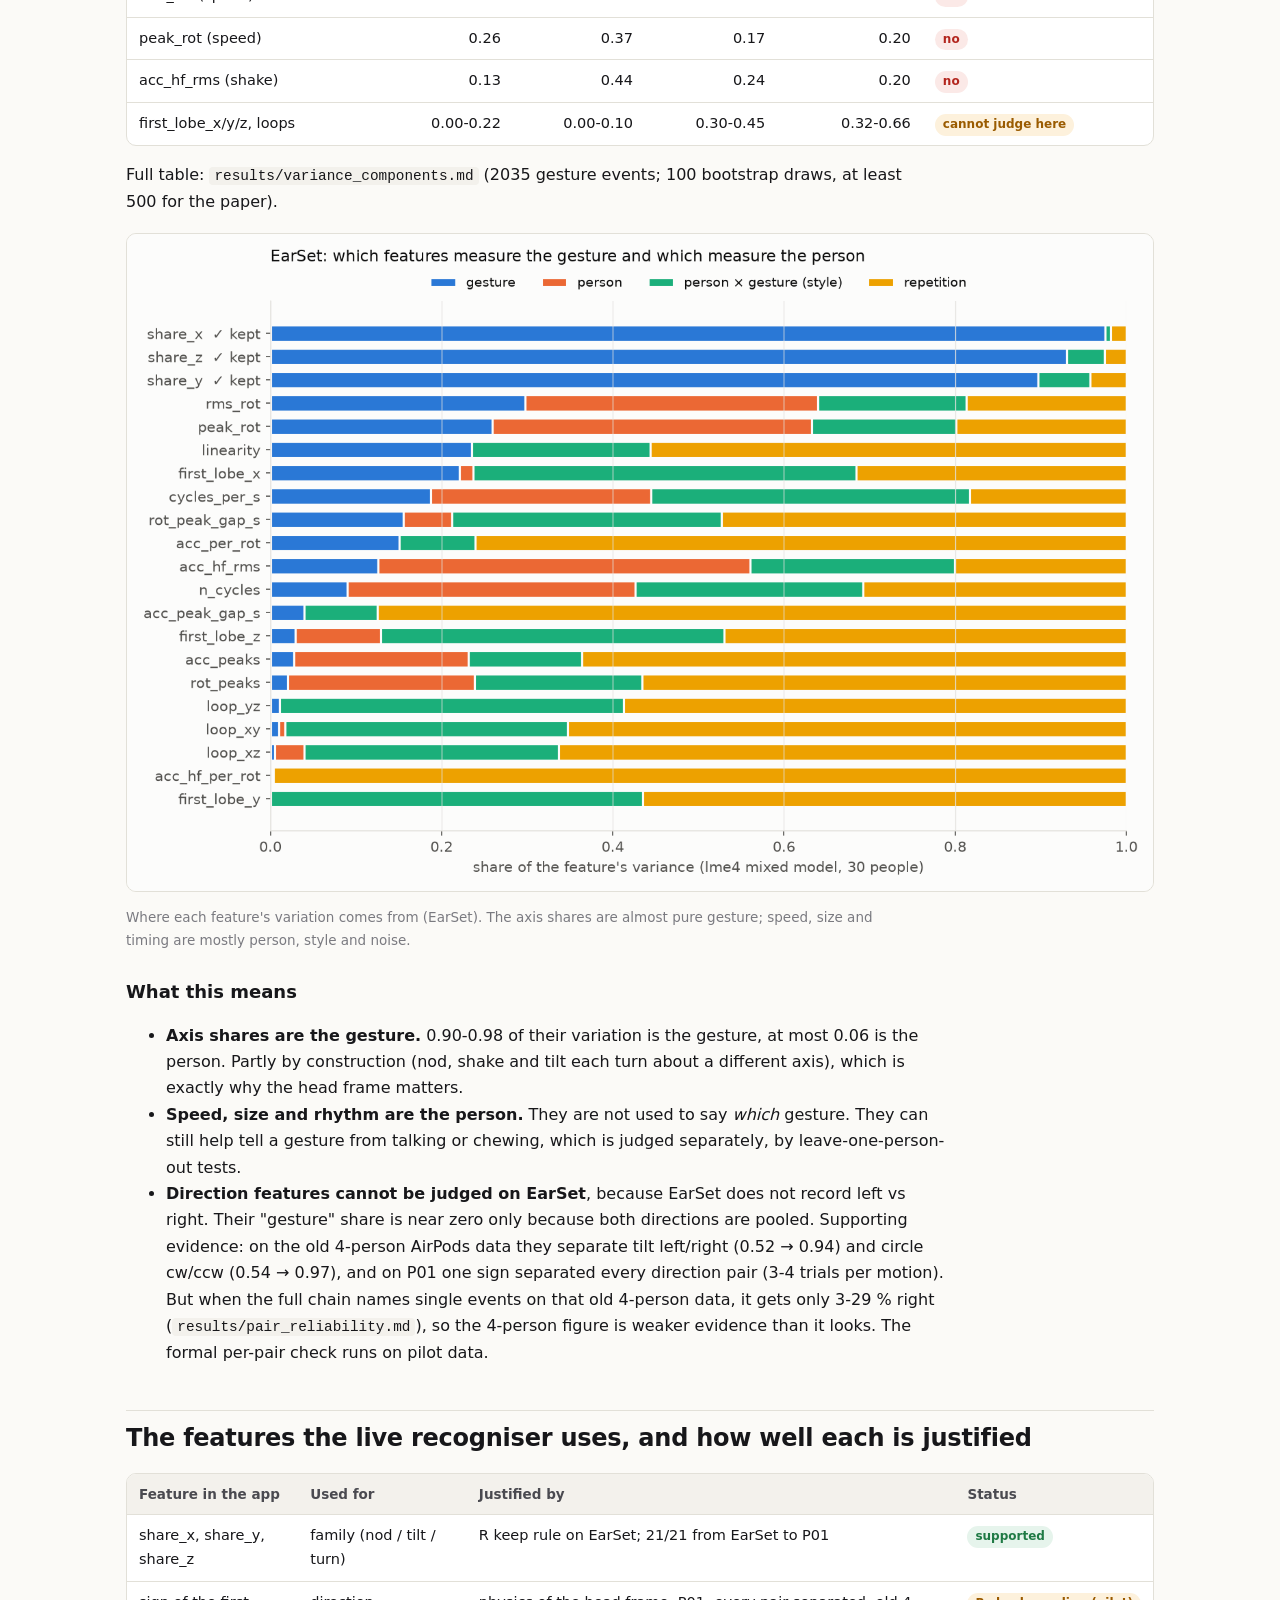
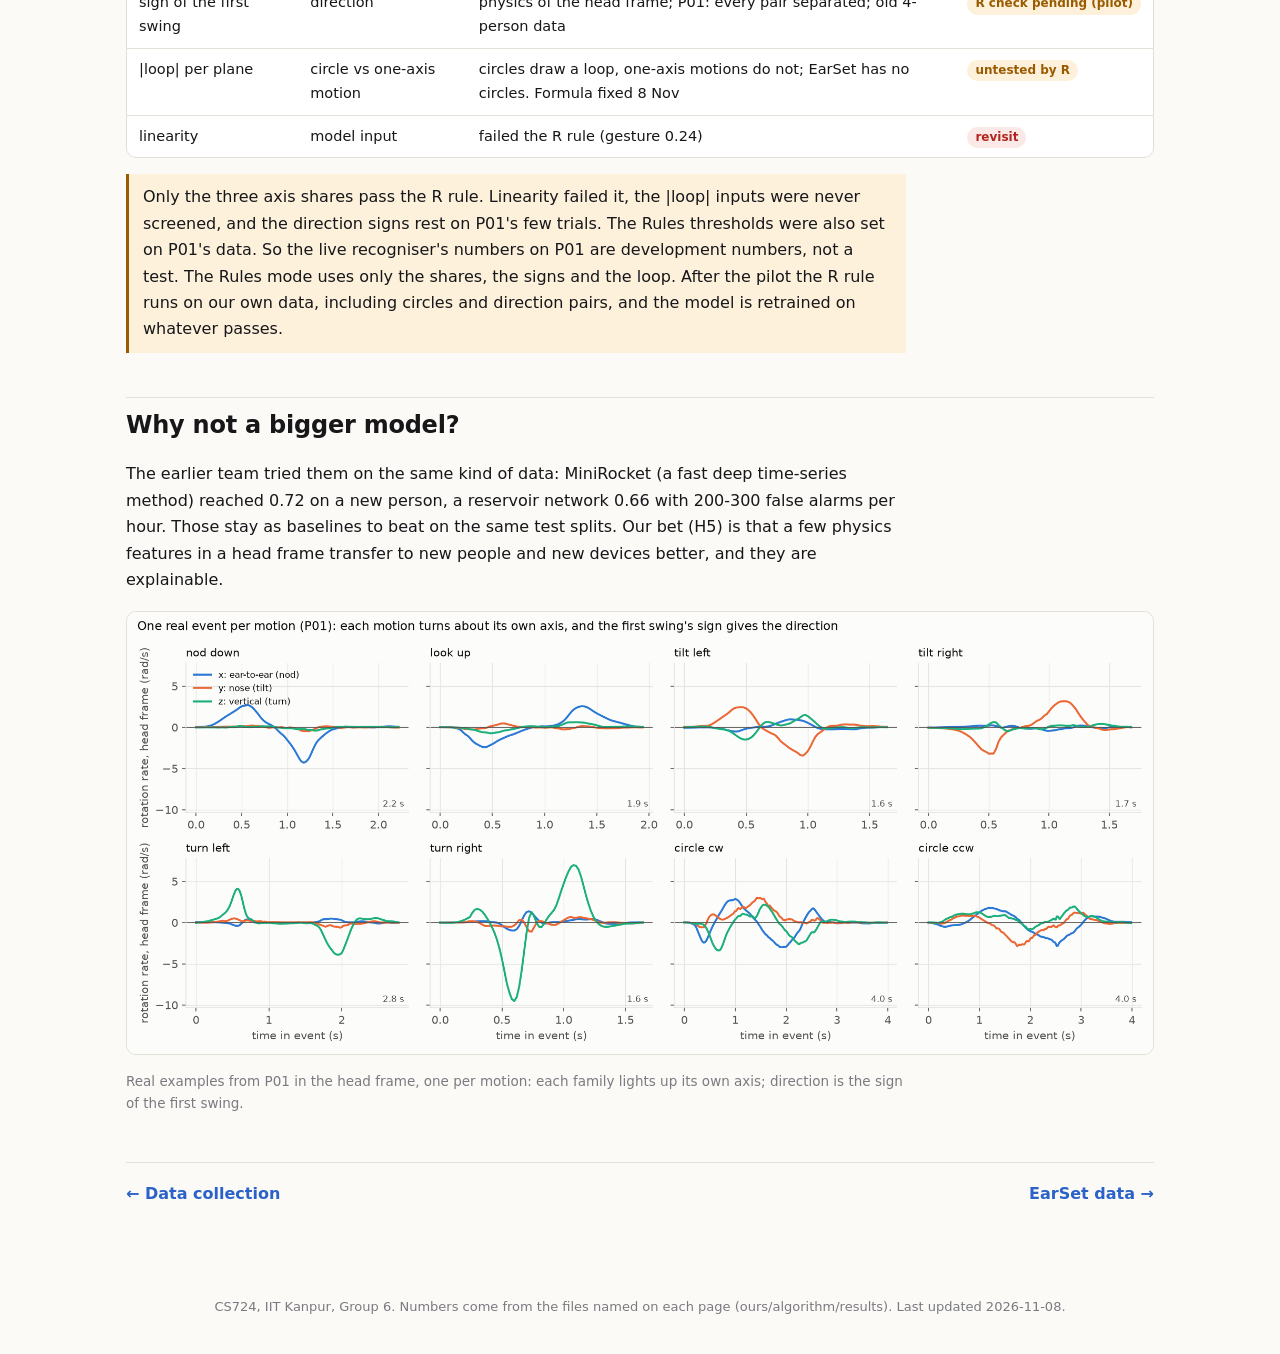
<file: ours/website/features.html>
<!doctype html>
<html lang="en">
<head>
<meta charset="utf-8">
<meta name="viewport" content="width=device-width, initial-scale=1">
<title>Features and R Analysis</title>
<meta name="description" content="How a head motion becomes a few numbers (head frame and features), and how a mixed model in R decided which numbers to trust across people.">
<link rel="stylesheet" href="style.css">
</head>
<body>
<main>
<div class="eyebrow">Features and statistics</div>
<h1>Turn each motion into a few numbers that mean the same for everyone</h1>
<p class="lede">A motion is up to 200 samples of rotation and acceleration. We describe it with a handful of
physical numbers instead, and we let statistics, not intuition, decide which numbers depend on the
<b>gesture</b> rather than on the <b>person</b>.</p>

<h2>Step 1: the head frame</h2>
<p>The AirPods measure rotation in the earbud's own axes, and every earbud sits at a different angle in every
ear. The same nod can look like a mix of all three axes for two different people. So before computing anything
we rotate each motion into the head's axes:</p>
<div class="grid">
  <div class="card"><h3><span class="dot" style="background:var(--turn)"></span>z: up</h3><p>Opposite to gravity,
  measured in the half second before the motion. This removes how the earbud is tilted in the ear and how the
  head is held.</p></div>
  <div class="card"><h3><span class="dot" style="background:var(--nod)"></span>x: the nod axis</h3><p>From the 3
  calibration nods: the horizontal axis the head turned about. The chin goes down first, so the first swing of a
  nod is positive about x, for everyone.</p></div>
  <div class="card"><h3><span class="dot" style="background:var(--tilt)"></span>y: the nose axis</h3><p>Completes
  the set (y = z × x). Tilts turn about y, turns about z, nods about x.</p></div>
</div>
<p>After this, "nod" means rotation about x for every person and every AirPods model. That is hypothesis H1, and
it is what lets a model trained on other people work on you.</p>

<h2>Step 2: the features</h2>
<p>Four groups, each with a plain physical meaning (code: <code>algorithm/gesturekit/features.py</code>).</p>
<div class="table-wrap"><table>
<tr><th>Group</th><th>Features</th><th>What they measure</th><th>Says which gesture, or who?</th></tr>
<tr><td><b>Axis</b></td><td><code>share_x</code>, <code>share_y</code>, <code>share_z</code>, <code>linearity</code></td><td>what fraction of the rotation is nod, tilt or turn; whether it stays on one fixed axis</td><td>the gesture family</td></tr>
<tr><td><b>Signed</b></td><td><code>first_lobe_x/y/z</code>, <code>loop_xy/xz/yz</code></td><td>direction of the first swing on each axis; which way the path loops (clockwise or not)</td><td>the direction (left/right, up/down, cw/ccw)</td></tr>
<tr><td><b>Timing</b></td><td>rotation and acceleration peaks, gaps between them, high-frequency shake</td><td>rhythm and smoothness</td><td>mostly the person</td></tr>
<tr><td><b>Magnitude</b></td><td>peak and average speed, duration, number of back-and-forths</td><td>how big and fast</td><td>mostly the person (useful to tell a gesture from talking)</td></tr>
</table></div>
<p>All are computed on the whole detected event, whatever its length. The shares and linearity are ratios, so a
slow and a fast nod give the same values. The loop features are too since 8 Nov: the independent check found the old formula shrank with event length and
sample rate, so it is now the enclosed area divided by the circle at the peak radius (1.0 for a perfect circle,
near 0 for a one-axis motion, at any length or rate).</p>
<figure><img src="assets/3_axis_shares_p01.png" alt="Axis shares of P01's motions: nods load on x, tilts on y, turns on z, circles spread over all three."><figcaption>P01's real motions in the head frame: nods carry 0.93-0.99 of their rotation on x, turns 0.98 on z, tilt right 0.95 on y. Tilt left is less clean (0.69 tilt, 0.27 turn). Source: <code>results/p01_airpods_report.md</code>.</figcaption></figure>

<h2 id="r">Step 3: which features to trust, decided in R</h2>
<p>The earlier version of this project used 96 hand-picked statistics and a random forest. It scored 0.91 on
people it had seen and 0.61 on a new person: many features described the person, not the gesture. We test that
directly.</p>
<h3>The idea: split each feature's variation into its causes</h3>
<p>For every feature, a linear mixed model (R, <code>lme4</code>) splits its total variance into four parts:</p>
<div class="grid">
  <div class="card"><h3>Gesture</h3><p>differences between nod, turn and tilt. <b>We want this large.</b></p></div>
  <div class="card"><h3>Person</h3><p>some people always give higher values, whatever the gesture.</p></div>
  <div class="card"><h3>Style</h3><p>person × gesture: this person nods in their own way.</p></div>
  <div class="card"><h3>Repetition</h3><p>trial-to-trial noise of the same person and gesture.</p></div>
</div>
<p><code>feature ~ gesture + (1 | person) + (1 | person:gesture)</code>, each feature standardised, with 95 %
bootstrap confidence intervals (<code>algorithm/r/variance_components.R</code>).</p>
<h3>The keep rule (written down before our own data)</h3>
<ol>
  <li>gesture share ≥ 0.30, and</li>
  <li>gesture share ≥ 2 × (person + style), and</li>
  <li>the lower confidence limit of the gesture share is above the upper limit of person + style.</li>
</ol>
<p>It is applied to all motions together <b>and</b> to each confusable pair (tilt L vs R, turn L vs R, circle cw
vs ccw), because a direction feature separates one pair and is invisible over the whole vocabulary. Inside every
cross-validation fold it is refit on the training people only, so the test person never influences the choice.
Rule text: <code>algorithm/r/SCREENING_RULE.md</code> (version 2, written after seeing EarSet; fixed before any
pilot data).</p>

<h3>Result on EarSet (30 people, nod / shake / tilt)</h3>
<div class="table-wrap"><table>
<tr><th>Feature</th><th class="num">Gesture</th><th class="num">Person</th><th class="num">Style</th><th class="num">Repetition</th><th>Keep</th></tr>
<tr><td>share_x</td><td class="num">0.98</td><td class="num">0.00</td><td class="num">0.01</td><td class="num">0.02</td><td><span class="tag ok">yes</span></td></tr>
<tr><td>share_z</td><td class="num">0.93</td><td class="num">0.00</td><td class="num">0.04</td><td class="num">0.03</td><td><span class="tag ok">yes</span></td></tr>
<tr><td>share_y</td><td class="num">0.90</td><td class="num">0.00</td><td class="num">0.06</td><td class="num">0.04</td><td><span class="tag ok">yes</span></td></tr>
<tr><td>linearity</td><td class="num">0.24</td><td class="num">0.00</td><td class="num">0.21</td><td class="num">0.56</td><td><span class="tag no">no</span></td></tr>
<tr><td>rms_rot (speed)</td><td class="num">0.30</td><td class="num">0.34</td><td class="num">0.17</td><td class="num">0.19</td><td><span class="tag no">no</span></td></tr>
<tr><td>peak_rot (speed)</td><td class="num">0.26</td><td class="num">0.37</td><td class="num">0.17</td><td class="num">0.20</td><td><span class="tag no">no</span></td></tr>
<tr><td>acc_hf_rms (shake)</td><td class="num">0.13</td><td class="num">0.44</td><td class="num">0.24</td><td class="num">0.20</td><td><span class="tag no">no</span></td></tr>
<tr><td>first_lobe_x/y/z, loops</td><td class="num">0.00-0.22</td><td class="num">0.00-0.10</td><td class="num">0.30-0.45</td><td class="num">0.32-0.66</td><td><span class="tag part">cannot judge here</span></td></tr>
</table></div>
<p>Full table: <code>results/variance_components.md</code> (2035 gesture events; 100 bootstrap draws, at least 500
for the paper).</p>
<figure><img src="assets/4_variance_earset.png" alt="Stacked bars of variance shares per feature: axis shares are almost all gesture; speed, size and timing features are mostly person and style."><figcaption>Where each feature's variation comes from (EarSet). The axis shares are almost pure gesture; speed, size and timing are mostly person, style and noise.</figcaption></figure>

<h3>What this means</h3>
<ul>
  <li><b>Axis shares are the gesture.</b> 0.90-0.98 of their variation is the gesture, at most 0.06 is the person.
  Partly by construction (nod, shake and tilt each turn about a different axis), which is exactly why the head
  frame matters.</li>
  <li><b>Speed, size and rhythm are the person.</b> They are not used to say <i>which</i> gesture. They can still
  help tell a gesture from talking or chewing, which is judged separately, by leave-one-person-out tests.</li>
  <li><b>Direction features cannot be judged on EarSet</b>, because EarSet does not record left vs right. Their
  "gesture" share is near zero only because both directions are pooled. Supporting evidence: on the old
  4-person AirPods data they separate tilt left/right (0.52 → 0.94) and circle cw/ccw (0.54 → 0.97), and on P01
  one sign separated every direction pair (3-4 trials per motion). But when the full chain names single events on
that old 4-person data, it gets only 3-29 % right (<code>results/pair_reliability.md</code>), so the 4-person
figure is weaker evidence than it looks. The formal per-pair check runs on pilot data.</li>
</ul>

<h2>The features the live recogniser uses, and how well each is justified</h2>
<div class="table-wrap"><table>
<tr><th>Feature in the app</th><th>Used for</th><th>Justified by</th><th>Status</th></tr>
<tr><td>share_x, share_y, share_z</td><td>family (nod / tilt / turn)</td><td>R keep rule on EarSet; 21/21 from EarSet to P01</td><td><span class="tag ok">supported</span></td></tr>
<tr><td>sign of the first swing</td><td>direction</td><td>physics of the head frame; P01: every pair separated; old 4-person data</td><td><span class="tag part">R check pending (pilot)</span></td></tr>
<tr><td>|loop| per plane</td><td>circle vs one-axis motion</td><td>circles draw a loop, one-axis motions do not; EarSet has no circles. Formula fixed 8 Nov</td><td><span class="tag part">untested by R</span></td></tr>
<tr><td>linearity</td><td>model input</td><td>failed the R rule (gesture 0.24)</td><td><span class="tag no">revisit</span></td></tr>
</table></div>
<div class="note warn">Only the three axis shares pass the R rule. Linearity failed it, the |loop| inputs were never
screened, and the direction signs rest on P01's few trials. The Rules thresholds were
also set on P01's data. So the live recogniser's numbers on P01 are development numbers, not a test. The
Rules mode uses only the shares, the signs and the loop. After the pilot the R rule runs on our own data,
including circles and direction pairs, and the model is retrained on whatever passes.</div>

<h2>Why not a bigger model?</h2>
<p>The earlier team tried them on the same kind of data: MiniRocket (a fast deep time-series method) reached
0.72 on a new person, a reservoir network 0.66 with 200-300 false alarms per hour. Those stay as baselines to beat
on the same test splits. Our bet (H5) is that a few physics features in a head frame transfer to new people and
new devices better, and they are explainable.</p>

<figure><img src="assets/2_examples_p01.png" alt="Example head-frame rotation traces of P01's eight motions."><figcaption>Real examples from P01 in the head frame, one per motion: each family lights up its own axis; direction is the sign of the first swing.</figcaption></figure>
</main>
<script src="site.js"></script>
</body>
</html>
</file>
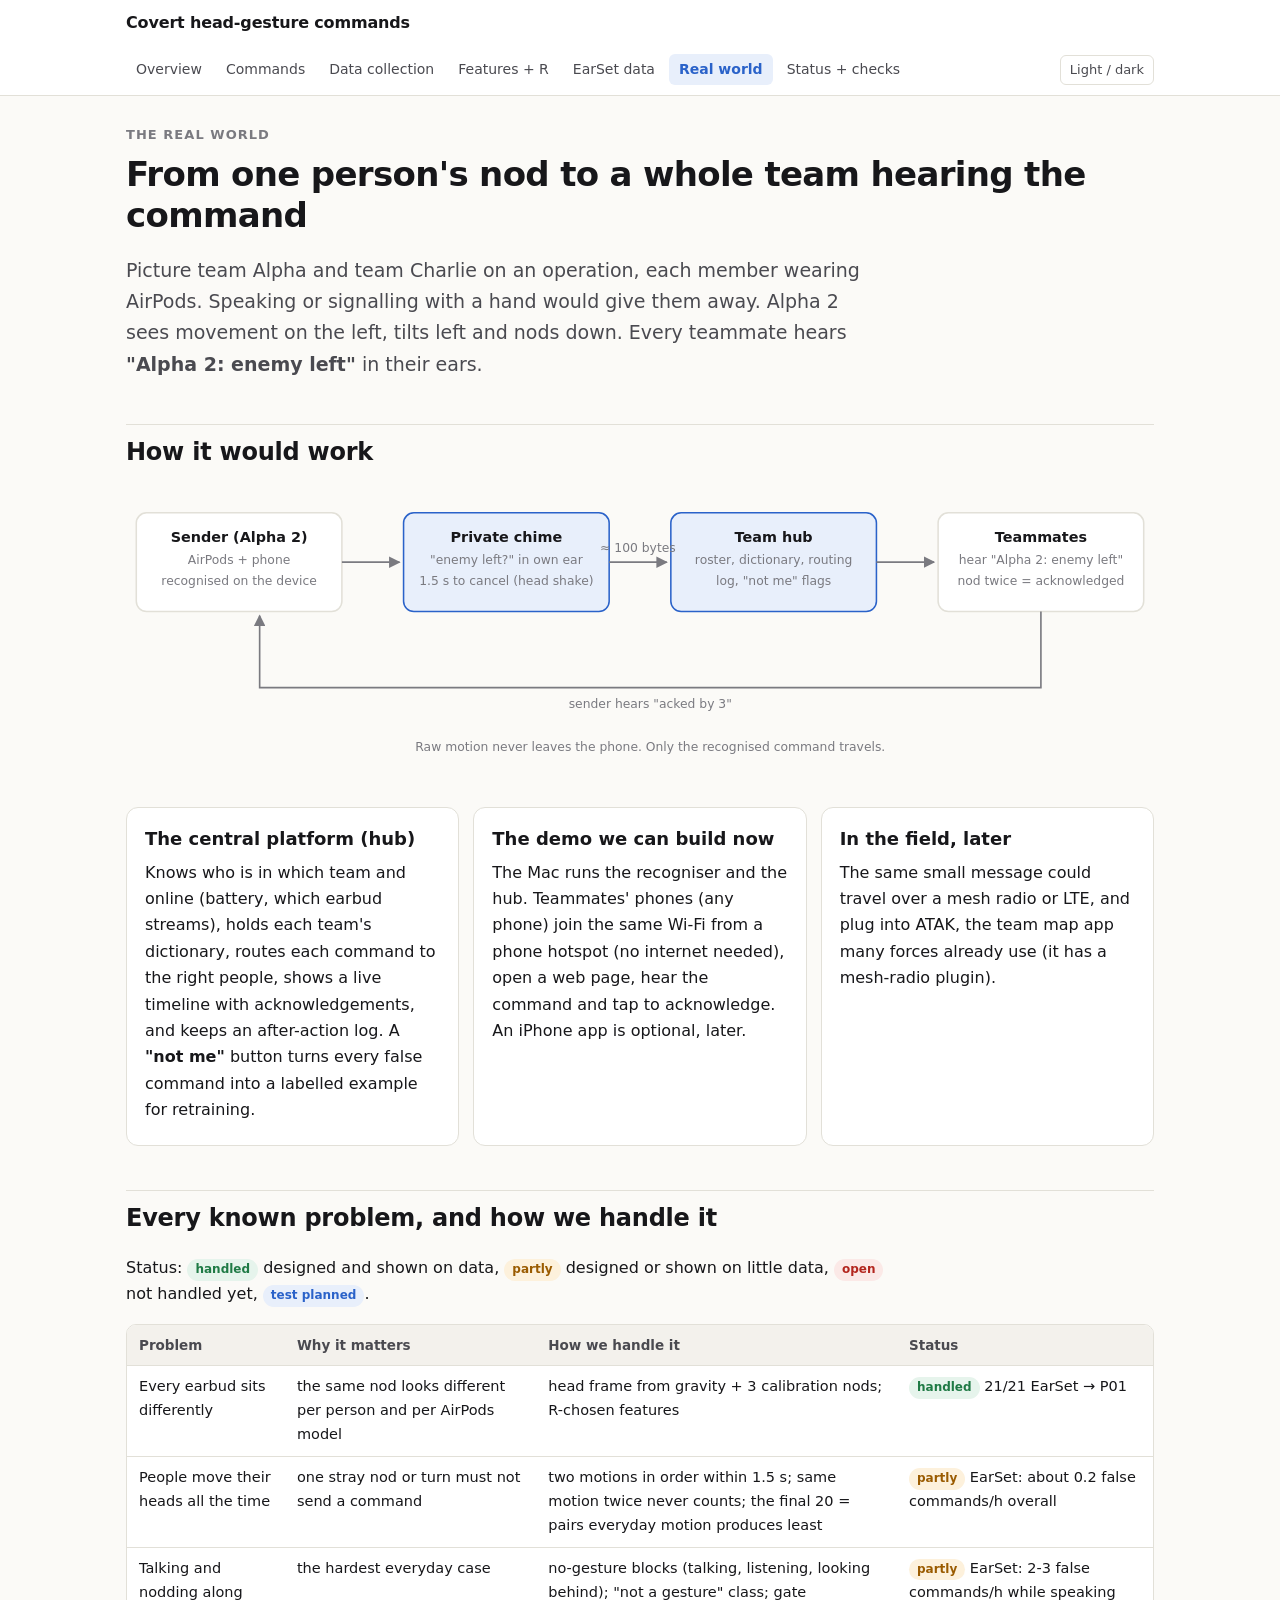
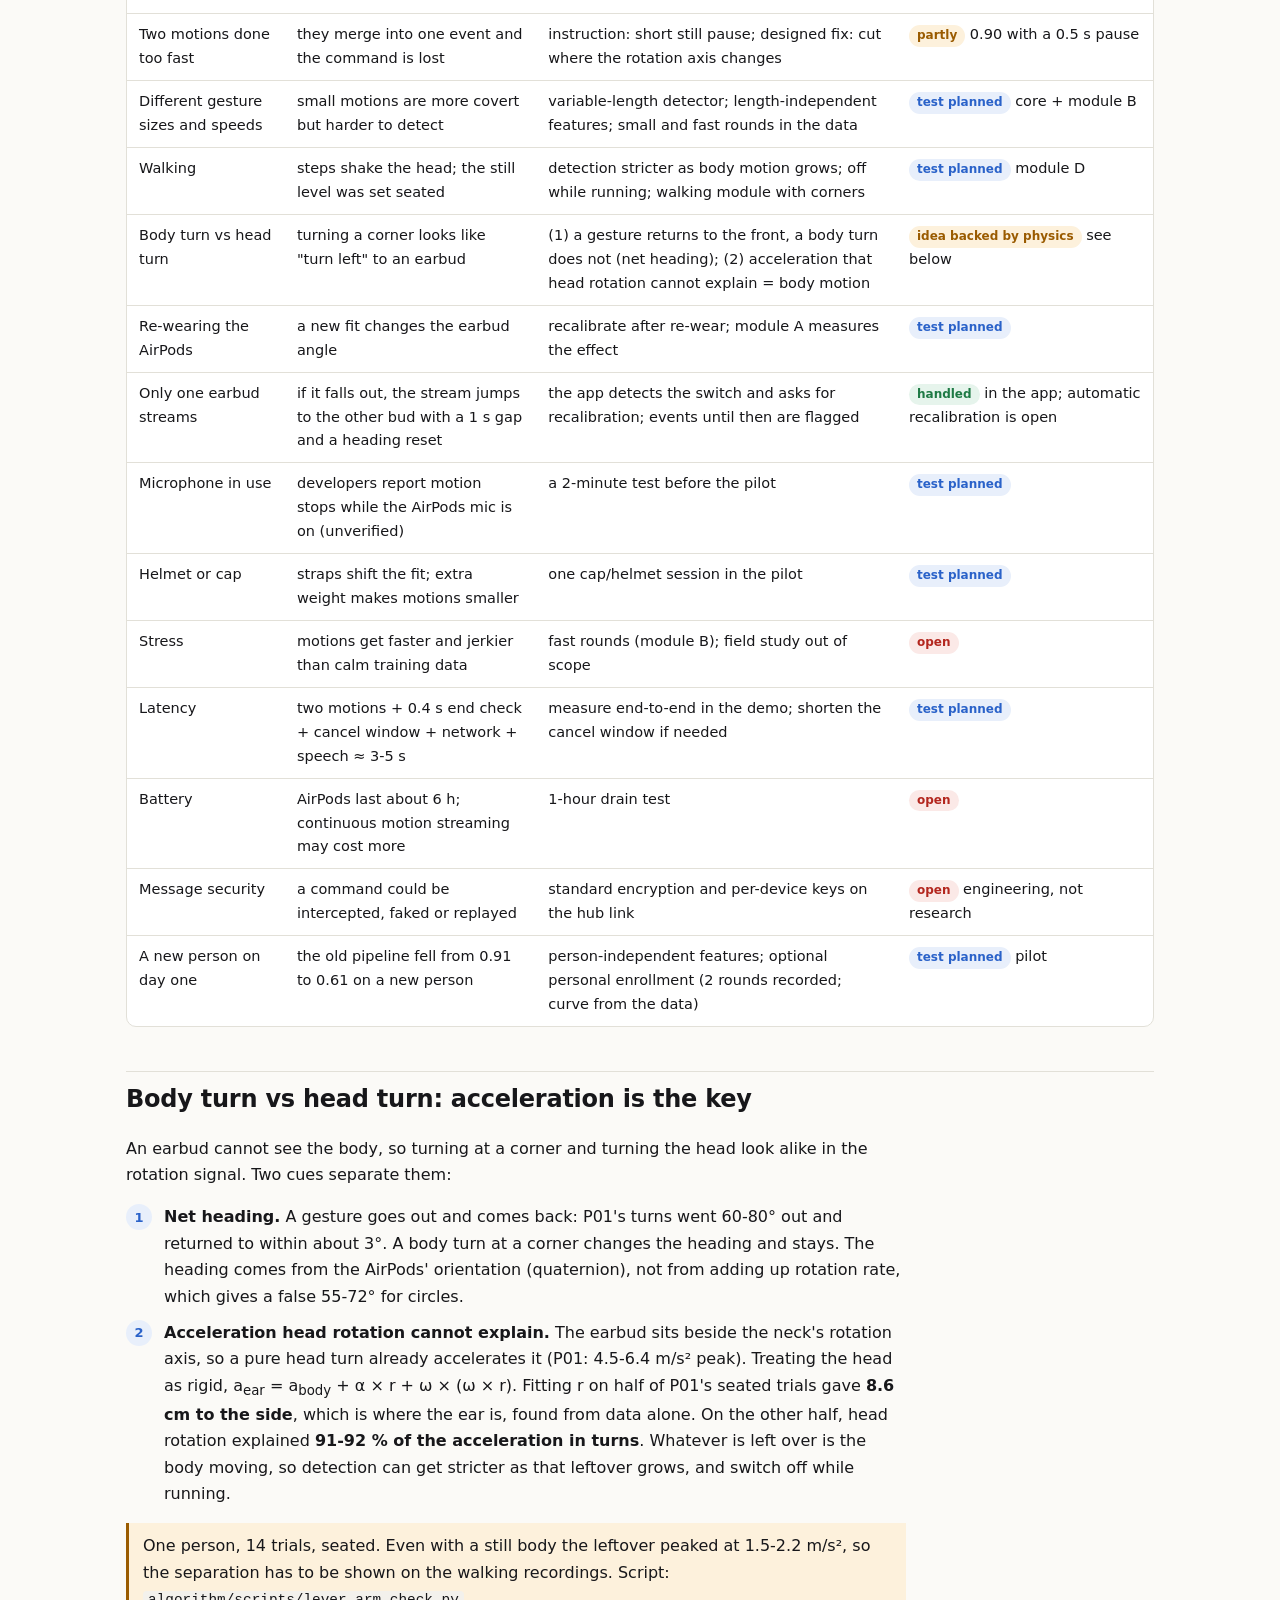
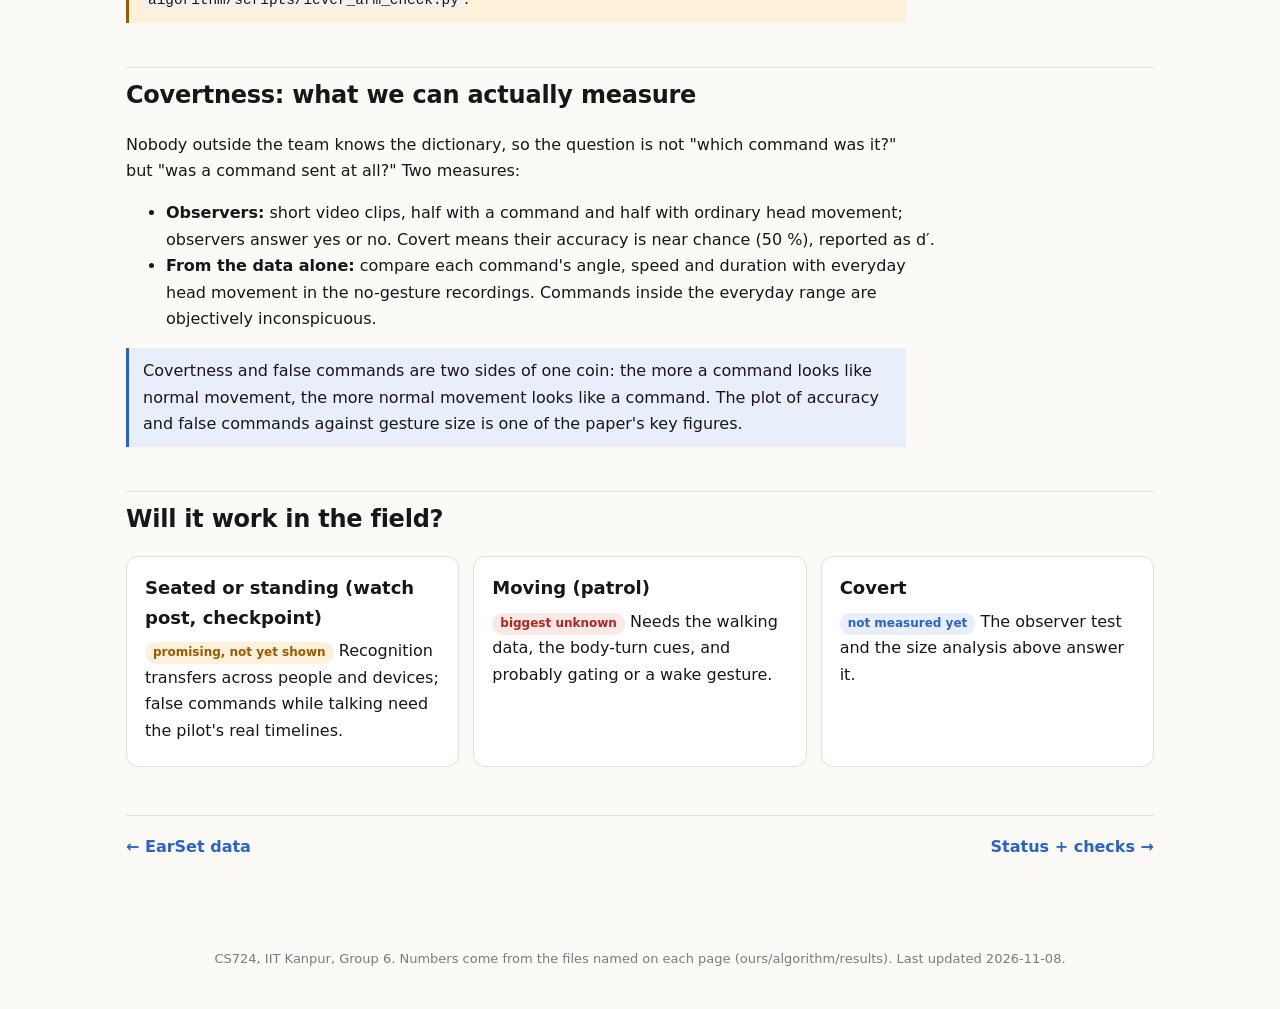
<file: ours/website/reality.html>
<!doctype html>
<html lang="en">
<head>
<meta charset="utf-8">
<meta name="viewport" content="width=device-width, initial-scale=1">
<title>Real-World Use and Problems</title>
<meta name="description" content="How a team would use head-gesture commands in an operation, the central platform, and every known problem with how it is handled and tested.">
<link rel="stylesheet" href="style.css">
</head>
<body>
<main>
<div class="eyebrow">The real world</div>
<h1>From one person's nod to a whole team hearing the command</h1>
<p class="lede">Picture team Alpha and team Charlie on an operation, each member wearing AirPods. Speaking or
signalling with a hand would give them away. Alpha 2 sees movement on the left, tilts left and nods down. Every
teammate hears <b>"Alpha 2: enemy left"</b> in their ears.</p>

<h2>How it would work</h2>
<svg class="diagram" viewBox="0 0 1000 300" role="img" aria-labelledby="ot od">
  <title id="ot">Operation flow</title>
  <desc id="od">The sender's phone recognises the command on the device and plays a private chime with a short cancel window, then sends a small message to the team hub, which routes it to teammates who hear it and nod to acknowledge.</desc>
  <defs><marker id="ah" viewBox="0 0 10 10" refX="9" refY="5" markerWidth="7" markerHeight="7" orient="auto"><path d="M0,0 L10,5 L0,10 z" fill="currentColor" style="color: var(--muted)"/></marker></defs>
  <g font-size="14">
    <rect class="box" x="10" y="30" width="200" height="96" rx="10"/><text x="110" y="58" text-anchor="middle" font-weight="600">Sender (Alpha 2)</text><text class="sub" x="110" y="80" text-anchor="middle">AirPods + phone</text><text class="sub" x="110" y="100" text-anchor="middle">recognised on the device</text>
    <rect class="box hi" x="270" y="30" width="200" height="96" rx="10"/><text x="370" y="58" text-anchor="middle" font-weight="600">Private chime</text><text class="sub" x="370" y="80" text-anchor="middle">"enemy left?" in own ear</text><text class="sub" x="370" y="100" text-anchor="middle">1.5 s to cancel (head shake)</text>
    <rect class="box hi" x="530" y="30" width="200" height="96" rx="10"/><text x="630" y="58" text-anchor="middle" font-weight="600">Team hub</text><text class="sub" x="630" y="80" text-anchor="middle">roster, dictionary, routing</text><text class="sub" x="630" y="100" text-anchor="middle">log, "not me" flags</text>
    <rect class="box" x="790" y="30" width="200" height="96" rx="10"/><text x="890" y="58" text-anchor="middle" font-weight="600">Teammates</text><text class="sub" x="890" y="80" text-anchor="middle">hear "Alpha 2: enemy left"</text><text class="sub" x="890" y="100" text-anchor="middle">nod twice = acknowledged</text>
    <path class="arrow" d="M210 78 H266"/><path class="arrow" d="M470 78 H526"/><path class="arrow" d="M730 78 H786"/>
    <text class="sub" x="498" y="68" text-anchor="middle">≈ 100 bytes</text>
    <path class="arrow" d="M890 126 V200 H130 V130"/>
    <text class="sub" x="510" y="220" text-anchor="middle">sender hears "acked by 3"</text>
    <text class="sub" x="510" y="262" text-anchor="middle">Raw motion never leaves the phone. Only the recognised command travels.</text>
  </g>
</svg>
<div class="grid">
  <div class="card"><h3>The central platform (hub)</h3><p>Knows who is in which team and online (battery,
  which earbud streams), holds each team's dictionary, routes each command to the right people, shows a live
  timeline with acknowledgements, and keeps an after-action log. A <b>"not me"</b> button turns every false
  command into a labelled example for retraining.</p></div>
  <div class="card"><h3>The demo we can build now</h3><p>The Mac runs the recogniser and the hub. Teammates'
  phones (any phone) join the same Wi-Fi from a phone hotspot (no internet needed), open a web page, hear the
  command and tap to acknowledge. An iPhone app is optional, later.</p></div>
  <div class="card"><h3>In the field, later</h3><p>The same small message could travel over a mesh radio or
  LTE, and plug into ATAK, the team map app many forces already use (it has a mesh-radio plugin).</p></div>
</div>

<h2>Every known problem, and how we handle it</h2>
<p>Status: <span class="tag ok">handled</span> designed and shown on data, <span class="tag part">partly</span>
designed or shown on little data, <span class="tag no">open</span> not handled yet, <span class="tag info">test planned</span>.</p>
<div class="table-wrap"><table>
<tr><th>Problem</th><th>Why it matters</th><th>How we handle it</th><th>Status</th></tr>
<tr><td>Every earbud sits differently</td><td>the same nod looks different per person and per AirPods model</td><td>head frame from gravity + 3 calibration nods; R-chosen features</td><td><span class="tag ok">handled</span> 21/21 EarSet → P01</td></tr>
<tr><td>People move their heads all the time</td><td>one stray nod or turn must not send a command</td><td>two motions in order within 1.5 s; same motion twice never counts; the final 20 = pairs everyday motion produces least</td><td><span class="tag part">partly</span> EarSet: about 0.2 false commands/h overall</td></tr>
<tr><td>Talking and nodding along</td><td>the hardest everyday case</td><td>no-gesture blocks (talking, listening, looking behind); "not a gesture" class; gate</td><td><span class="tag part">partly</span> EarSet: 2-3 false commands/h while speaking</td></tr>
<tr><td>Two motions done too fast</td><td>they merge into one event and the command is lost</td><td>instruction: short still pause; designed fix: cut where the rotation axis changes</td><td><span class="tag part">partly</span> 0.90 with a 0.5 s pause</td></tr>
<tr><td>Different gesture sizes and speeds</td><td>small motions are more covert but harder to detect</td><td>variable-length detector; length-independent features; small and fast rounds in the data</td><td><span class="tag info">test planned</span> core + module B</td></tr>
<tr><td>Walking</td><td>steps shake the head; the still level was set seated</td><td>detection stricter as body motion grows; off while running; walking module with corners</td><td><span class="tag info">test planned</span> module D</td></tr>
<tr><td>Body turn vs head turn</td><td>turning a corner looks like "turn left" to an earbud</td><td>(1) a gesture returns to the front, a body turn does not (net heading); (2) acceleration that head rotation cannot explain = body motion</td><td><span class="tag part">idea backed by physics</span> see below</td></tr>
<tr><td>Re-wearing the AirPods</td><td>a new fit changes the earbud angle</td><td>recalibrate after re-wear; module A measures the effect</td><td><span class="tag info">test planned</span></td></tr>
<tr><td>Only one earbud streams</td><td>if it falls out, the stream jumps to the other bud with a 1 s gap and a heading reset</td><td>the app detects the switch and asks for recalibration; events until then are flagged</td><td><span class="tag ok">handled</span> in the app; automatic recalibration is open</td></tr>
<tr><td>Microphone in use</td><td>developers report motion stops while the AirPods mic is on (unverified)</td><td>a 2-minute test before the pilot</td><td><span class="tag info">test planned</span></td></tr>
<tr><td>Helmet or cap</td><td>straps shift the fit; extra weight makes motions smaller</td><td>one cap/helmet session in the pilot</td><td><span class="tag info">test planned</span></td></tr>
<tr><td>Stress</td><td>motions get faster and jerkier than calm training data</td><td>fast rounds (module B); field study out of scope</td><td><span class="tag no">open</span></td></tr>
<tr><td>Latency</td><td>two motions + 0.4 s end check + cancel window + network + speech ≈ 3-5 s</td><td>measure end-to-end in the demo; shorten the cancel window if needed</td><td><span class="tag info">test planned</span></td></tr>
<tr><td>Battery</td><td>AirPods last about 6 h; continuous motion streaming may cost more</td><td>1-hour drain test</td><td><span class="tag no">open</span></td></tr>
<tr><td>Message security</td><td>a command could be intercepted, faked or replayed</td><td>standard encryption and per-device keys on the hub link</td><td><span class="tag no">open</span> engineering, not research</td></tr>
<tr><td>A new person on day one</td><td>the old pipeline fell from 0.91 to 0.61 on a new person</td><td>person-independent features; optional personal enrollment (2 rounds recorded; curve from the data)</td><td><span class="tag info">test planned</span> pilot</td></tr>
</table></div>

<h2>Body turn vs head turn: acceleration is the key</h2>
<p>An earbud cannot see the body, so turning at a corner and turning the head look alike in the rotation
signal. Two cues separate them:</p>
<ol class="steps">
  <li><b>Net heading.</b> A gesture goes out and comes back: P01's turns went 60-80° out and returned to within
  about 3°. A body turn at a corner changes the heading and stays. The heading comes from the AirPods' orientation
  (quaternion), not from adding up rotation rate, which gives a false 55-72° for circles.</li>
  <li><b>Acceleration head rotation cannot explain.</b> The earbud sits beside the neck's rotation axis, so a
  pure head turn already accelerates it (P01: 4.5-6.4 m/s² peak). Treating the head as rigid,
  a<sub>ear</sub> = a<sub>body</sub> + α × r + ω × (ω × r). Fitting r on half of P01's seated trials gave
  <b>8.6 cm to the side</b>, which is where the ear is, found from data alone. On the other half, head rotation
  explained <b>91-92 % of the acceleration in turns</b>. Whatever is left over is the body moving, so detection can
  get stricter as that leftover grows, and switch off while running.</li>
</ol>
<div class="note warn">One person, 14 trials, seated. Even with a still body the leftover peaked at 1.5-2.2 m/s², so
the separation has to be shown on the walking recordings. Script: <code>algorithm/scripts/lever_arm_check.py</code>.</div>

<h2>Covertness: what we can actually measure</h2>
<p>Nobody outside the team knows the dictionary, so the question is not "which command was it?" but "was a
command sent at all?" Two measures:</p>
<ul>
  <li><b>Observers:</b> short video clips, half with a command and half with ordinary head movement; observers
  answer yes or no. Covert means their accuracy is near chance (50 %), reported as d′.</li>
  <li><b>From the data alone:</b> compare each command's angle, speed and duration with everyday head movement
  in the no-gesture recordings. Commands inside the everyday range are objectively inconspicuous.</li>
</ul>
<div class="note">Covertness and false commands are two sides of one coin: the more a command looks like normal
movement, the more normal movement looks like a command. The plot of accuracy and false commands against gesture
size is one of the paper's key figures.</div>

<h2>Will it work in the field?</h2>
<div class="grid">
  <div class="card"><h3>Seated or standing (watch post, checkpoint)</h3><p><span class="tag part">promising, not
  yet shown</span> Recognition transfers across people and devices; false commands while talking need the pilot's
  real timelines.</p></div>
  <div class="card"><h3>Moving (patrol)</h3><p><span class="tag no">biggest unknown</span> Needs the walking data,
  the body-turn cues, and probably gating or a wake gesture.</p></div>
  <div class="card"><h3>Covert</h3><p><span class="tag info">not measured yet</span> The observer test and the
  size analysis above answer it.</p></div>
</div>
</main>
<script src="site.js"></script>
</body>
</html>
</file>
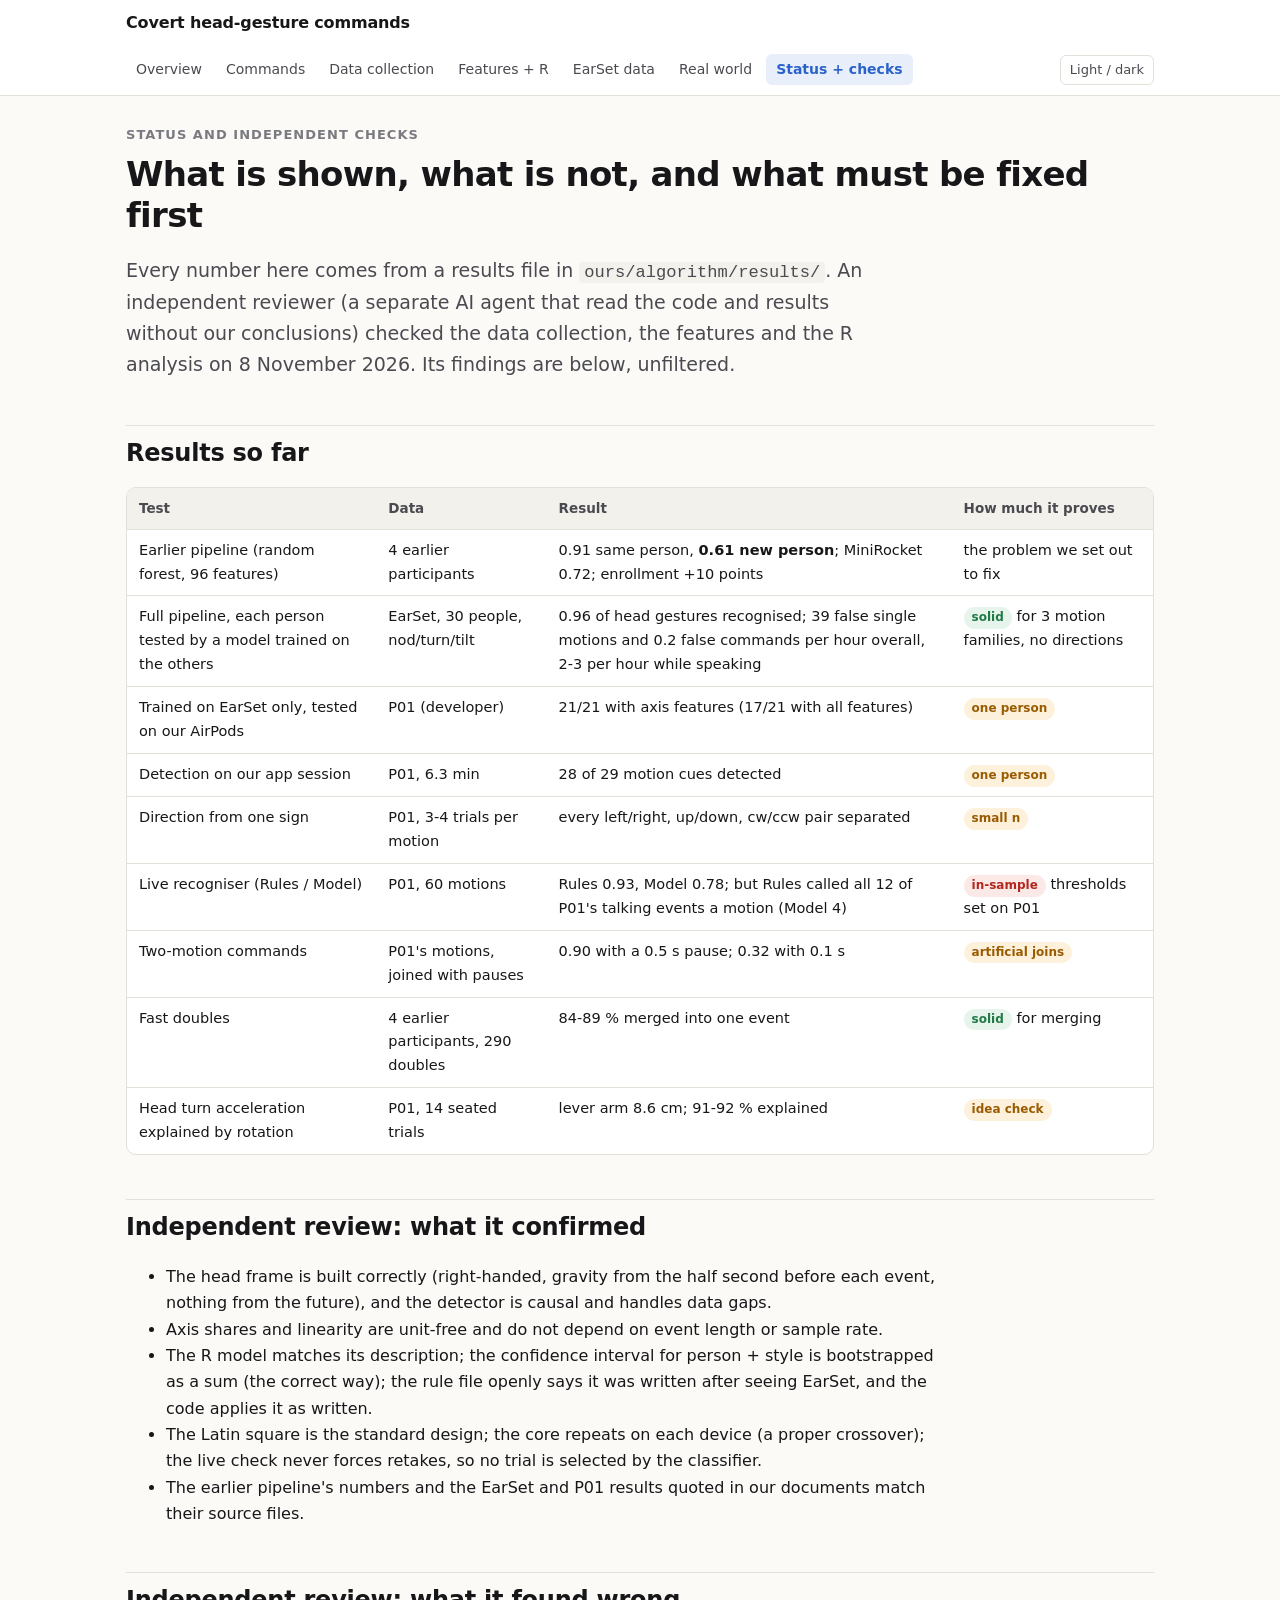
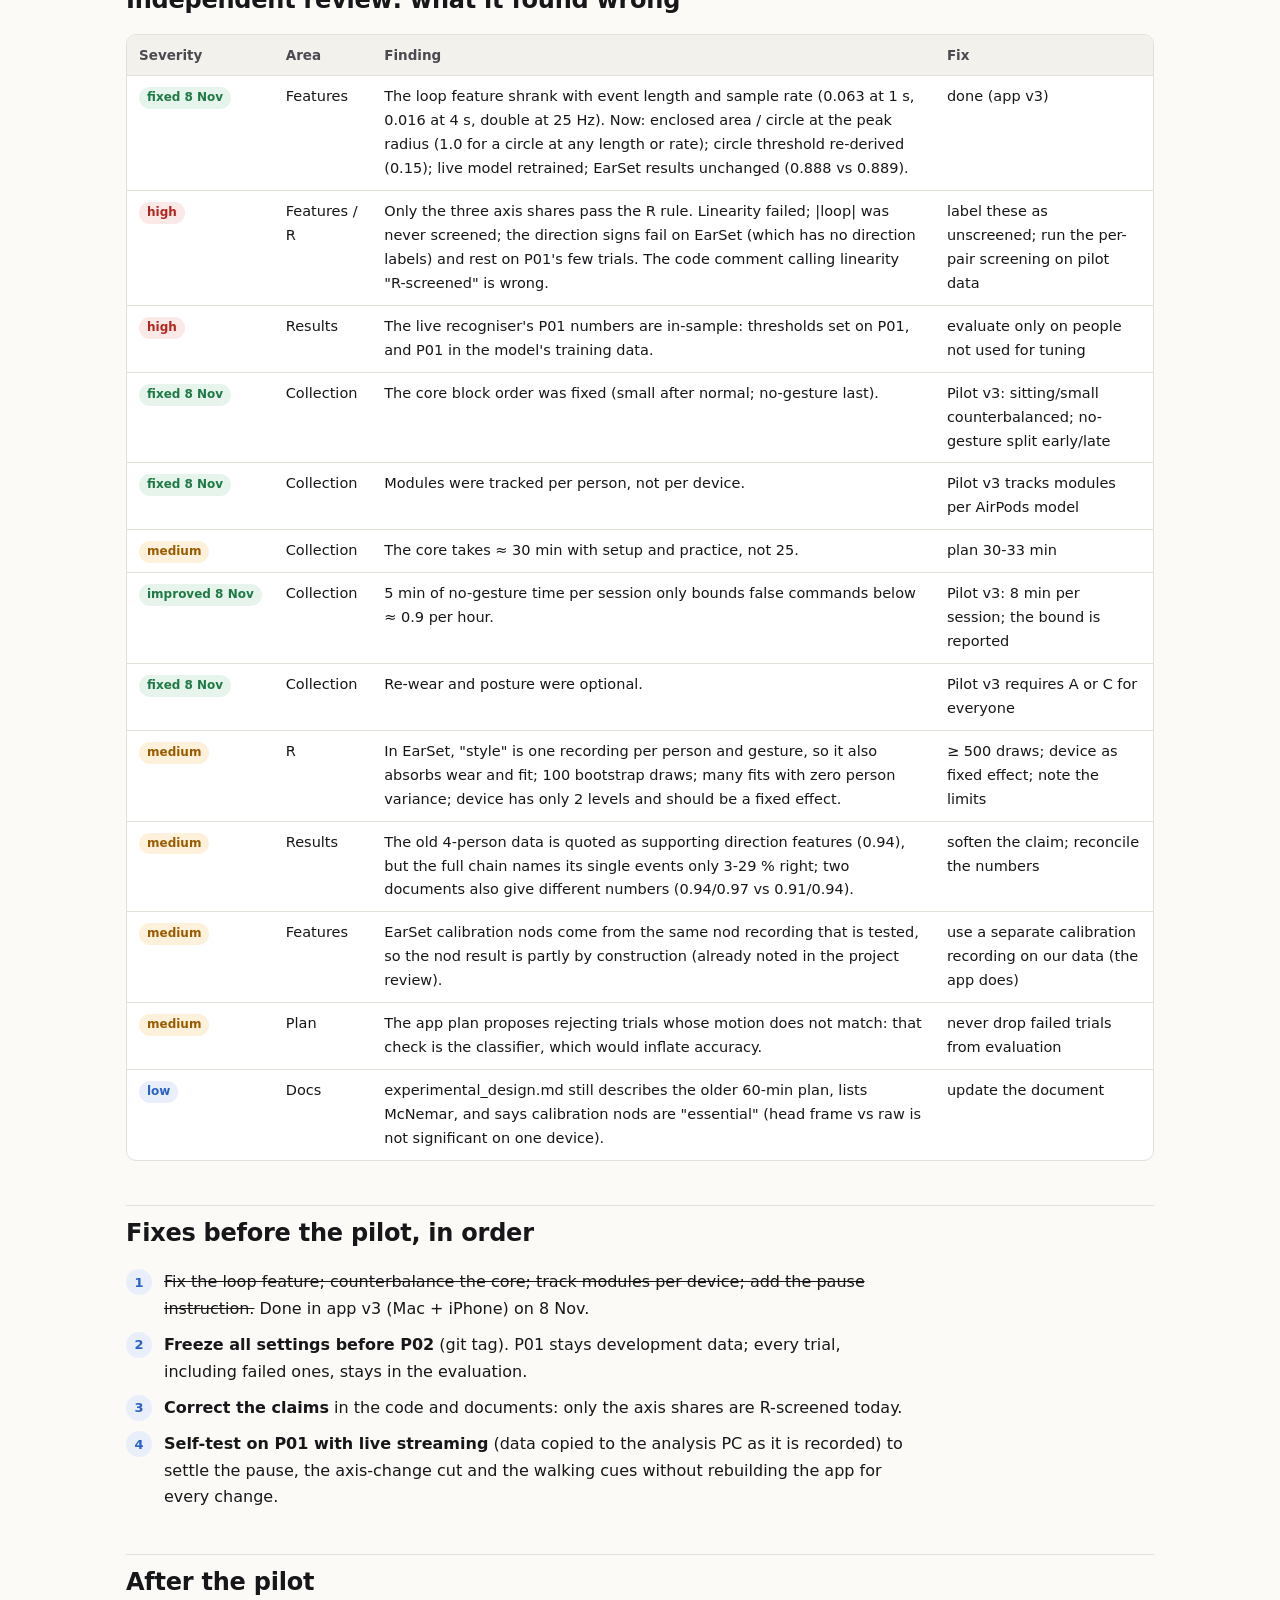
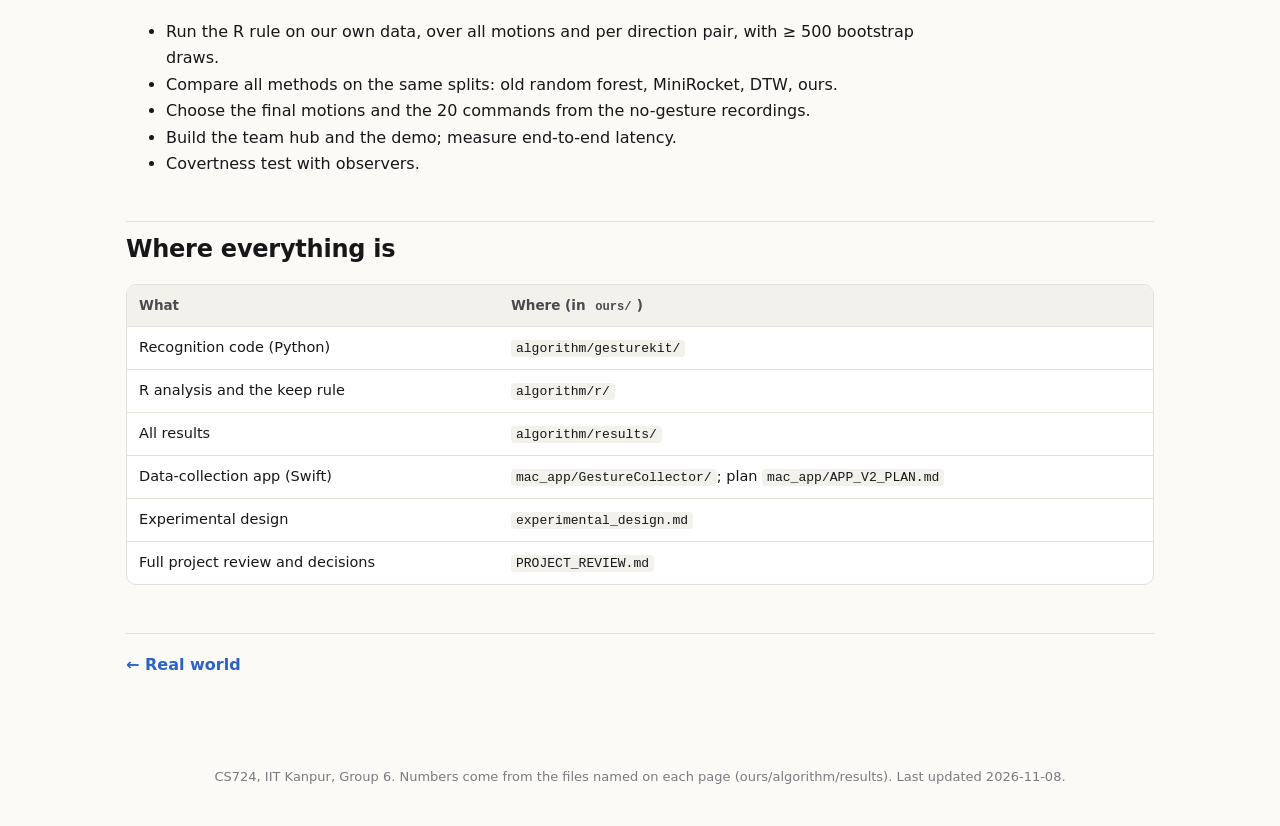
<file: ours/website/status.html>
<!doctype html>
<html lang="en">
<head>
<meta charset="utf-8">
<meta name="viewport" content="width=device-width, initial-scale=1">
<title>Status and Checks</title>
<meta name="description" content="Results so far, what an independent review confirmed and what it found wrong, and the fixes before the pilot.">
<link rel="stylesheet" href="style.css">
</head>
<body>
<main>
<div class="eyebrow">Status and independent checks</div>
<h1>What is shown, what is not, and what must be fixed first</h1>
<p class="lede">Every number here comes from a results file in <code>ours/algorithm/results/</code>. An
independent reviewer (a separate AI agent that read the code and results without our conclusions) checked
the data collection, the features and the R analysis on 8 November 2026. Its findings are below, unfiltered.</p>

<h2>Results so far</h2>
<div class="table-wrap"><table>
<tr><th>Test</th><th>Data</th><th>Result</th><th>How much it proves</th></tr>
<tr><td>Earlier pipeline (random forest, 96 features)</td><td>4 earlier participants</td><td>0.91 same person, <b>0.61 new person</b>; MiniRocket 0.72; enrollment +10 points</td><td>the problem we set out to fix</td></tr>
<tr><td>Full pipeline, each person tested by a model trained on the others</td><td>EarSet, 30 people, nod/turn/tilt</td><td>0.96 of head gestures recognised; 39 false single motions and 0.2 false commands per hour overall, 2-3 per hour while speaking</td><td><span class="tag ok">solid</span> for 3 motion families, no directions</td></tr>
<tr><td>Trained on EarSet only, tested on our AirPods</td><td>P01 (developer)</td><td>21/21 with axis features (17/21 with all features)</td><td><span class="tag part">one person</span></td></tr>
<tr><td>Detection on our app session</td><td>P01, 6.3 min</td><td>28 of 29 motion cues detected</td><td><span class="tag part">one person</span></td></tr>
<tr><td>Direction from one sign</td><td>P01, 3-4 trials per motion</td><td>every left/right, up/down, cw/ccw pair separated</td><td><span class="tag part">small n</span></td></tr>
<tr><td>Live recogniser (Rules / Model)</td><td>P01, 60 motions</td><td>Rules 0.93, Model 0.78; but Rules called all 12 of P01's talking events a motion (Model 4)</td><td><span class="tag no">in-sample</span> thresholds set on P01</td></tr>
<tr><td>Two-motion commands</td><td>P01's motions, joined with pauses</td><td>0.90 with a 0.5 s pause; 0.32 with 0.1 s</td><td><span class="tag part">artificial joins</span></td></tr>
<tr><td>Fast doubles</td><td>4 earlier participants, 290 doubles</td><td>84-89 % merged into one event</td><td><span class="tag ok">solid</span> for merging</td></tr>
<tr><td>Head turn acceleration explained by rotation</td><td>P01, 14 seated trials</td><td>lever arm 8.6 cm; 91-92 % explained</td><td><span class="tag part">idea check</span></td></tr>
</table></div>

<h2>Independent review: what it confirmed</h2>
<ul>
  <li>The head frame is built correctly (right-handed, gravity from the half second before each event, nothing
  from the future), and the detector is causal and handles data gaps.</li>
  <li>Axis shares and linearity are unit-free and do not depend on event length or sample rate.</li>
  <li>The R model matches its description; the confidence interval for person + style is bootstrapped as a sum
  (the correct way); the rule file openly says it was written after seeing EarSet, and the code applies it as
  written.</li>
  <li>The Latin square is the standard design; the core repeats on each device (a proper crossover); the live
  check never forces retakes, so no trial is selected by the classifier.</li>
  <li>The earlier pipeline's numbers and the EarSet and P01 results quoted in our documents match their source
  files.</li>
</ul>

<h2>Independent review: what it found wrong</h2>
<div class="table-wrap"><table>
<tr><th>Severity</th><th>Area</th><th>Finding</th><th>Fix</th></tr>
<tr><td><span class="tag ok">fixed 8 Nov</span></td><td>Features</td><td>The loop feature shrank with event length and sample rate (0.063 at 1 s, 0.016 at 4 s, double at 25 Hz). Now: enclosed area / circle at the peak radius (1.0 for a circle at any length or rate); circle threshold re-derived (0.15); live model retrained; EarSet results unchanged (0.888 vs 0.889).</td><td>done (app v3)</td></tr>
<tr><td><span class="tag no">high</span></td><td>Features / R</td><td>Only the three axis shares pass the R rule. Linearity failed; |loop| was never screened; the direction signs fail on EarSet (which has no direction labels) and rest on P01's few trials. The code comment calling linearity "R-screened" is wrong.</td><td>label these as unscreened; run the per-pair screening on pilot data</td></tr>
<tr><td><span class="tag no">high</span></td><td>Results</td><td>The live recogniser's P01 numbers are in-sample: thresholds set on P01, and P01 in the model's training data.</td><td>evaluate only on people not used for tuning</td></tr>
<tr><td><span class="tag ok">fixed 8 Nov</span></td><td>Collection</td><td>The core block order was fixed (small after normal; no-gesture last).</td><td>Pilot v3: sitting/small counterbalanced; no-gesture split early/late</td></tr>
<tr><td><span class="tag ok">fixed 8 Nov</span></td><td>Collection</td><td>Modules were tracked per person, not per device.</td><td>Pilot v3 tracks modules per AirPods model</td></tr>
<tr><td><span class="tag part">medium</span></td><td>Collection</td><td>The core takes ≈ 30 min with setup and practice, not 25.</td><td>plan 30-33 min</td></tr>
<tr><td><span class="tag ok">improved 8 Nov</span></td><td>Collection</td><td>5 min of no-gesture time per session only bounds false commands below ≈ 0.9 per hour.</td><td>Pilot v3: 8 min per session; the bound is reported</td></tr>
<tr><td><span class="tag ok">fixed 8 Nov</span></td><td>Collection</td><td>Re-wear and posture were optional.</td><td>Pilot v3 requires A or C for everyone</td></tr>
<tr><td><span class="tag part">medium</span></td><td>R</td><td>In EarSet, "style" is one recording per person and gesture, so it also absorbs wear and fit; 100 bootstrap draws; many fits with zero person variance; device has only 2 levels and should be a fixed effect.</td><td>≥ 500 draws; device as fixed effect; note the limits</td></tr>
<tr><td><span class="tag part">medium</span></td><td>Results</td><td>The old 4-person data is quoted as supporting direction features (0.94), but the full chain names its single events only 3-29 % right; two documents also give different numbers (0.94/0.97 vs 0.91/0.94).</td><td>soften the claim; reconcile the numbers</td></tr>
<tr><td><span class="tag part">medium</span></td><td>Features</td><td>EarSet calibration nods come from the same nod recording that is tested, so the nod result is partly by construction (already noted in the project review).</td><td>use a separate calibration recording on our data (the app does)</td></tr>
<tr><td><span class="tag part">medium</span></td><td>Plan</td><td>The app plan proposes rejecting trials whose motion does not match: that check is the classifier, which would inflate accuracy.</td><td>never drop failed trials from evaluation</td></tr>
<tr><td><span class="tag info">low</span></td><td>Docs</td><td>experimental_design.md still describes the older 60-min plan, lists McNemar, and says calibration nods are "essential" (head frame vs raw is not significant on one device).</td><td>update the document</td></tr>
</table></div>

<h2>Fixes before the pilot, in order</h2>
<ol class="steps">
  <li><s>Fix the loop feature; counterbalance the core; track modules per device; add the pause instruction.</s>
  Done in app v3 (Mac + iPhone) on 8 Nov.</li>
  <li><b>Freeze all settings before P02</b> (git tag). P01 stays development data; every trial, including failed
  ones, stays in the evaluation.</li>
  <li><b>Correct the claims</b> in the code and documents: only the axis shares are R-screened today.</li>
  <li><b>Self-test on P01 with live streaming</b> (data copied to the analysis PC as it is recorded) to settle the
  pause, the axis-change cut and the walking cues without rebuilding the app for every change.</li>
</ol>

<h2>After the pilot</h2>
<ul>
  <li>Run the R rule on our own data, over all motions and per direction pair, with ≥ 500 bootstrap draws.</li>
  <li>Compare all methods on the same splits: old random forest, MiniRocket, DTW, ours.</li>
  <li>Choose the final motions and the 20 commands from the no-gesture recordings.</li>
  <li>Build the team hub and the demo; measure end-to-end latency.</li>
  <li>Covertness test with observers.</li>
</ul>

<h2>Where everything is</h2>
<div class="table-wrap"><table>
<tr><th>What</th><th>Where (in <code>ours/</code>)</th></tr>
<tr><td>Recognition code (Python)</td><td><code>algorithm/gesturekit/</code></td></tr>
<tr><td>R analysis and the keep rule</td><td><code>algorithm/r/</code></td></tr>
<tr><td>All results</td><td><code>algorithm/results/</code></td></tr>
<tr><td>Data-collection app (Swift)</td><td><code>mac_app/GestureCollector/</code>; plan <code>mac_app/APP_V2_PLAN.md</code></td></tr>
<tr><td>Experimental design</td><td><code>experimental_design.md</code></td></tr>
<tr><td>Full project review and decisions</td><td><code>PROJECT_REVIEW.md</code></td></tr>
</table></div>
</main>
<script src="site.js"></script>
</body>
</html>
</file>
<file: ours/website/style.css>
:root {
  --bg: #fbfaf7; --surface: #ffffff; --surface-2: #f3f1ec; --ink: #17171a; --ink-2: #4a4a50; --muted: #7a7a80;
  --line: #e2e0d8; --accent: #2a62c9; --accent-bg: #e8effb; --good: #1f7a45; --good-bg: #e6f4ec;
  --warn: #9a5b00; --warn-bg: #fdf1dc; --bad: #b3261e; --bad-bg: #fbe9e7;
  --nod: #2a78d6; --tilt: #e0612b; --turn: #1a9e70; --circle: #7a5ad8;
  --mono: ui-monospace, "SF Mono", Consolas, monospace;
  --sans: "Inter", system-ui, -apple-system, "Segoe UI", sans-serif;
}
@media (prefers-color-scheme: dark) {
  :root:not([data-theme="light"]) {
    --bg: #141416; --surface: #1c1c1f; --surface-2: #232327; --ink: #ecebe6; --ink-2: #c2c1ba; --muted: #8d8c86;
    --line: #313136; --accent: #7aa7f5; --accent-bg: #1e2a40; --good: #6cc792; --good-bg: #17291f;
    --warn: #e9b35a; --warn-bg: #2e2416; --bad: #f08a80; --bad-bg: #2f1a18;
    --nod: #5b9cf0; --tilt: #f0864f; --turn: #3cc493; --circle: #a28df0;
  }
}
:root[data-theme="dark"] {
  --bg: #141416; --surface: #1c1c1f; --surface-2: #232327; --ink: #ecebe6; --ink-2: #c2c1ba; --muted: #8d8c86;
  --line: #313136; --accent: #7aa7f5; --accent-bg: #1e2a40; --good: #6cc792; --good-bg: #17291f;
  --warn: #e9b35a; --warn-bg: #2e2416; --bad: #f08a80; --bad-bg: #2f1a18;
  --nod: #5b9cf0; --tilt: #f0864f; --turn: #3cc493; --circle: #a28df0;
}
* { box-sizing: border-box; }
html { -webkit-text-size-adjust: 100%; }
body { margin: 0; background: var(--bg); color: var(--ink); font: 16px/1.65 var(--sans); }
a { color: var(--accent); }
header.site { border-bottom: 1px solid var(--line); background: var(--surface); position: sticky; top: 0; z-index: 5; }
header.site .in { max-width: 1060px; margin: 0 auto; padding: 10px 16px; display: flex; gap: 18px; align-items: center; flex-wrap: wrap; }
header.site .brand { font-weight: 650; color: var(--ink); text-decoration: none; letter-spacing: -0.01em; }
header.site nav { display: flex; gap: 4px; flex-wrap: wrap; }
header.site nav a { color: var(--ink-2); text-decoration: none; padding: 4px 10px; border-radius: 6px; font-size: 14px; }
header.site nav a:hover { background: var(--surface-2); }
header.site nav a.on { background: var(--accent-bg); color: var(--accent); font-weight: 600; }
main { max-width: 1060px; margin: 0 auto; padding: 28px 16px 64px; }
.lede { font-size: 19px; color: var(--ink-2); max-width: 760px; }
h1 { font-size: 34px; line-height: 1.2; letter-spacing: -0.02em; margin: 8px 0 12px; }
h2 { font-size: 24px; letter-spacing: -0.01em; margin: 44px 0 10px; padding-top: 8px; border-top: 1px solid var(--line); }
h3 { font-size: 18px; margin: 26px 0 6px; }
p, li { max-width: 780px; }
.eyebrow { font-size: 13px; text-transform: uppercase; letter-spacing: 0.08em; color: var(--muted); font-weight: 600; }
.grid { display: grid; gap: 14px; grid-template-columns: repeat(auto-fit, minmax(230px, 1fr)); margin: 16px 0; }
.card { background: var(--surface); border: 1px solid var(--line); border-radius: 12px; padding: 16px 18px; }
.card h3 { margin-top: 0; }
.card p { margin: 6px 0; }
.stat { background: var(--surface); border: 1px solid var(--line); border-radius: 12px; padding: 14px 16px; }
.stat .v { font-size: 30px; font-weight: 650; letter-spacing: -0.02em; font-variant-numeric: tabular-nums; }
.stat .l { color: var(--ink-2); font-size: 14px; }
.stat .s { color: var(--muted); font-size: 12.5px; margin-top: 4px; }
.note { border-left: 3px solid var(--accent); background: var(--accent-bg); padding: 10px 14px; border-radius: 0; margin: 16px 0; max-width: 780px; }
.note.warn { border-color: var(--warn); background: var(--warn-bg); }
.note.bad { border-color: var(--bad); background: var(--bad-bg); }
.note.good { border-color: var(--good); background: var(--good-bg); }
.table-wrap { overflow-x: auto; margin: 14px 0; border: 1px solid var(--line); border-radius: 10px; background: var(--surface); }
table { border-collapse: collapse; width: 100%; font-size: 14.5px; }
th, td { text-align: left; padding: 9px 12px; border-bottom: 1px solid var(--line); vertical-align: top; }
th { background: var(--surface-2); font-weight: 600; font-size: 13.5px; color: var(--ink-2); }
tr:last-child td { border-bottom: 0; }
td.num, th.num { text-align: right; font-variant-numeric: tabular-nums; }
.tag { display: inline-block; font-size: 12px; font-weight: 600; padding: 1px 8px; border-radius: 999px; white-space: nowrap; }
.tag.ok { background: var(--good-bg); color: var(--good); }
.tag.part { background: var(--warn-bg); color: var(--warn); }
.tag.no { background: var(--bad-bg); color: var(--bad); }
.tag.info { background: var(--accent-bg); color: var(--accent); }
code { font-family: var(--mono); font-size: 0.9em; background: var(--surface-2); padding: 1px 5px; border-radius: 4px; }
figure { margin: 18px 0; }
figure img { width: 100%; height: auto; border: 1px solid var(--line); border-radius: 10px; background: #fff; }
figcaption { color: var(--muted); font-size: 13.5px; margin-top: 6px; max-width: 780px; }
svg.diagram { width: 100%; height: auto; display: block; }
svg.diagram text { font-family: var(--sans); fill: var(--ink); }
svg.diagram .sub { fill: var(--muted); font-size: 12px; }
svg.diagram .box { fill: var(--surface); stroke: var(--line); stroke-width: 1.5; }
svg.diagram .box.hi { fill: var(--accent-bg); stroke: var(--accent); }
svg.diagram .arrow { stroke: var(--muted); stroke-width: 1.6; fill: none; marker-end: url(#ah); }
.motions { display: grid; gap: 10px; grid-template-columns: repeat(auto-fit, minmax(150px, 1fr)); margin: 14px 0; }
.motion { background: var(--surface); border: 1px solid var(--line); border-radius: 10px; padding: 10px 12px; font-size: 14px; }
.motion b { display: block; font-size: 15px; }
.dot { display: inline-block; width: 10px; height: 10px; border-radius: 3px; margin-right: 6px; vertical-align: 0; }
.steps { counter-reset: s; list-style: none; padding: 0; }
.steps li { counter-increment: s; position: relative; padding-left: 38px; margin: 10px 0; }
.steps li::before { content: counter(s); position: absolute; left: 0; top: 0; width: 26px; height: 26px; border-radius: 50%; background: var(--accent-bg); color: var(--accent); font-weight: 700; font-size: 13px; display: grid; place-items: center; }
.next { display: flex; justify-content: space-between; gap: 12px; margin-top: 48px; border-top: 1px solid var(--line); padding-top: 18px; flex-wrap: wrap; }
.next a { text-decoration: none; font-weight: 600; }
footer { color: var(--muted); font-size: 13px; text-align: center; padding: 24px 16px 40px; }
.toggle { margin-left: auto; background: none; border: 1px solid var(--line); color: var(--ink-2); border-radius: 6px; padding: 3px 9px; cursor: pointer; font: inherit; font-size: 13px; }
@media (max-width: 640px) { h1 { font-size: 27px; } .lede { font-size: 17px; } th, td { padding: 8px 9px; } }
.dia { overflow-x: auto; -webkit-overflow-scrolling: touch; }
@media (max-width: 640px) { .dia svg.diagram { width: 760px; max-width: none; } .dia::after { content: "scroll sideways for the full diagram"; display: block; font-size: 12px; color: var(--muted); } }
</file>
